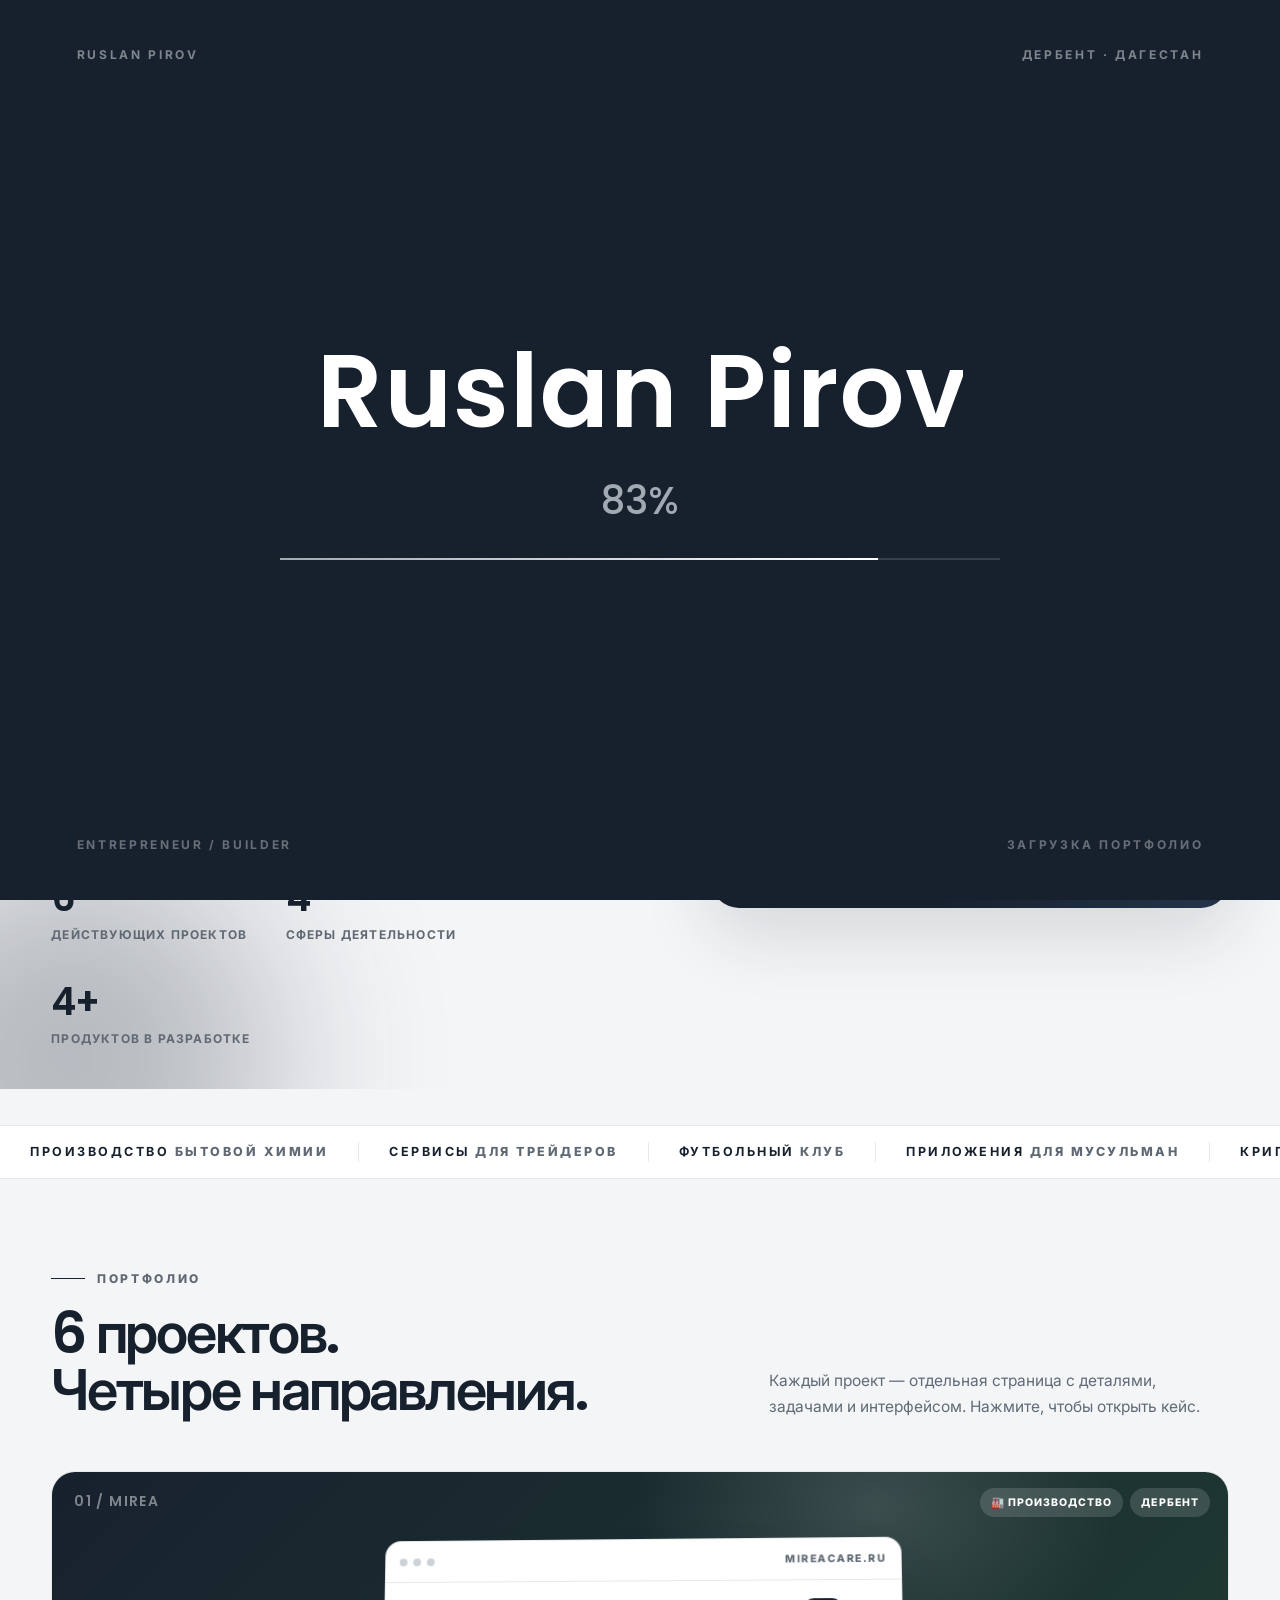
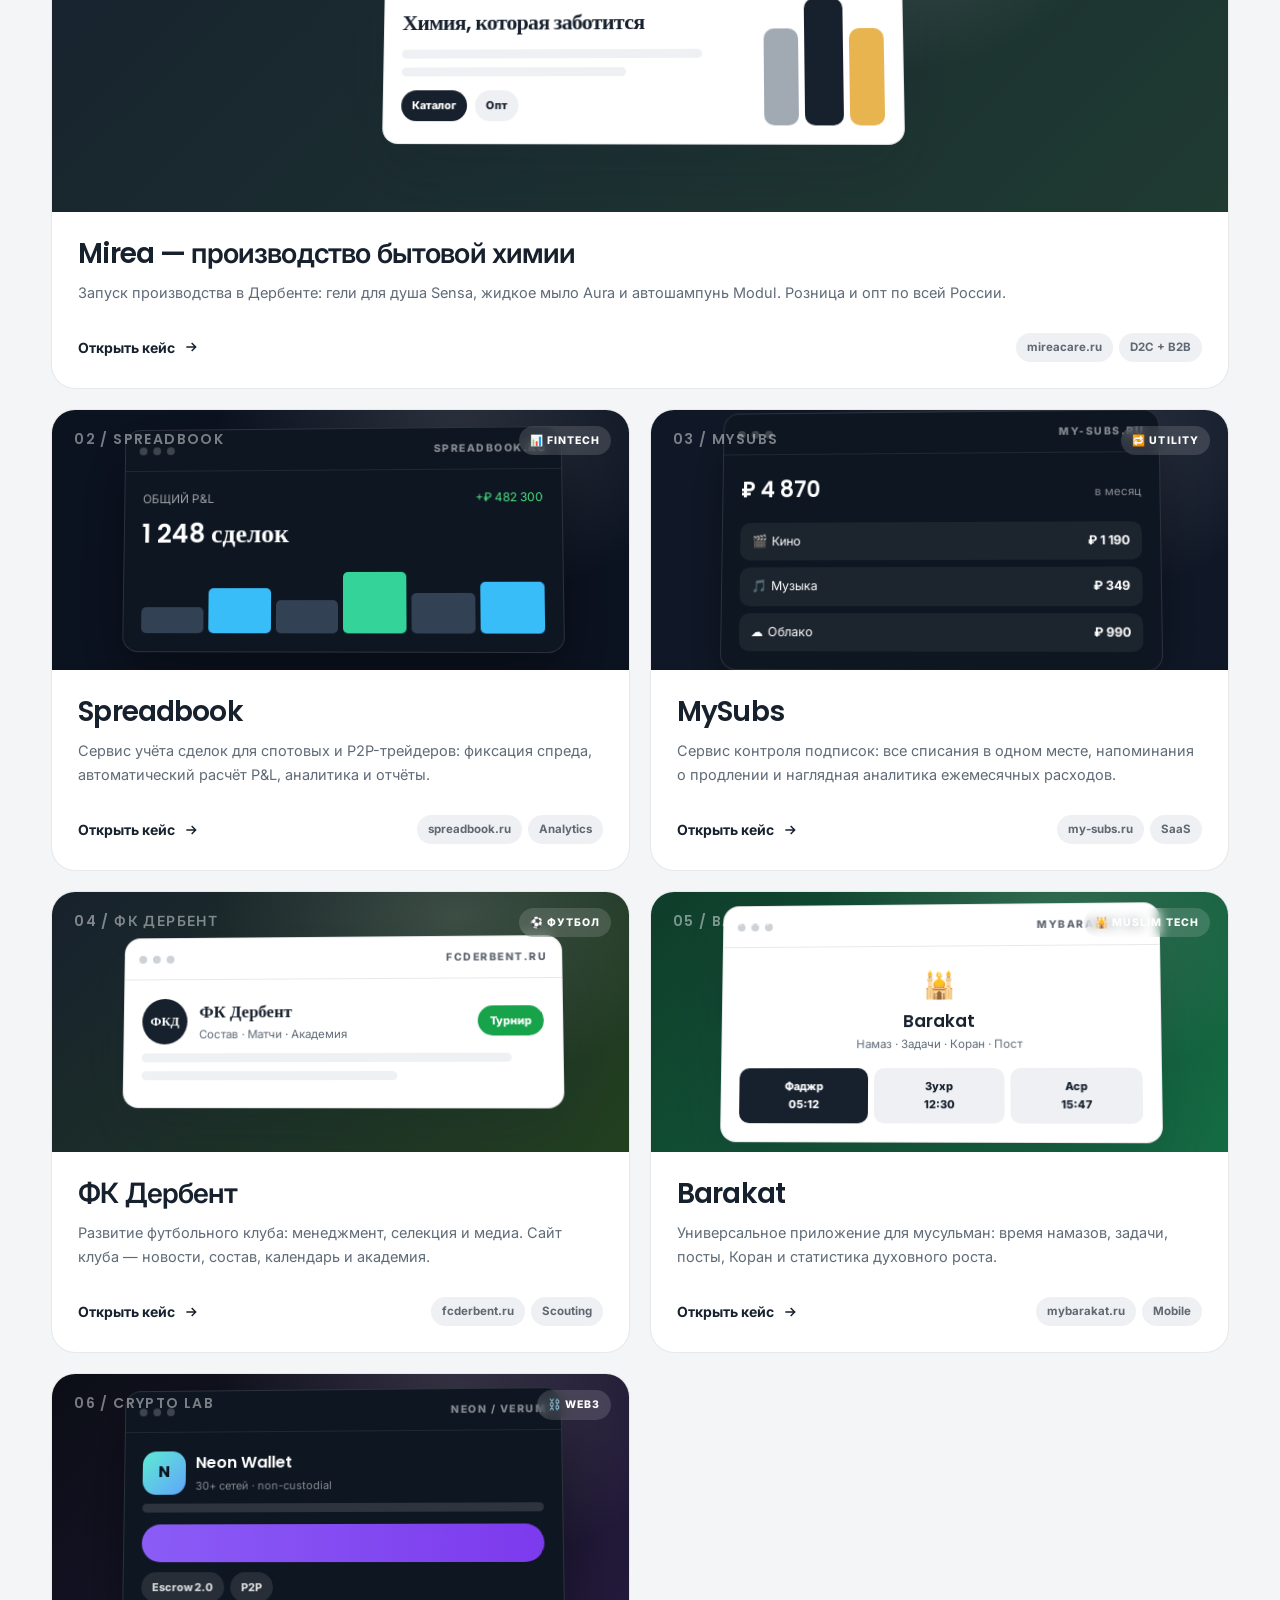
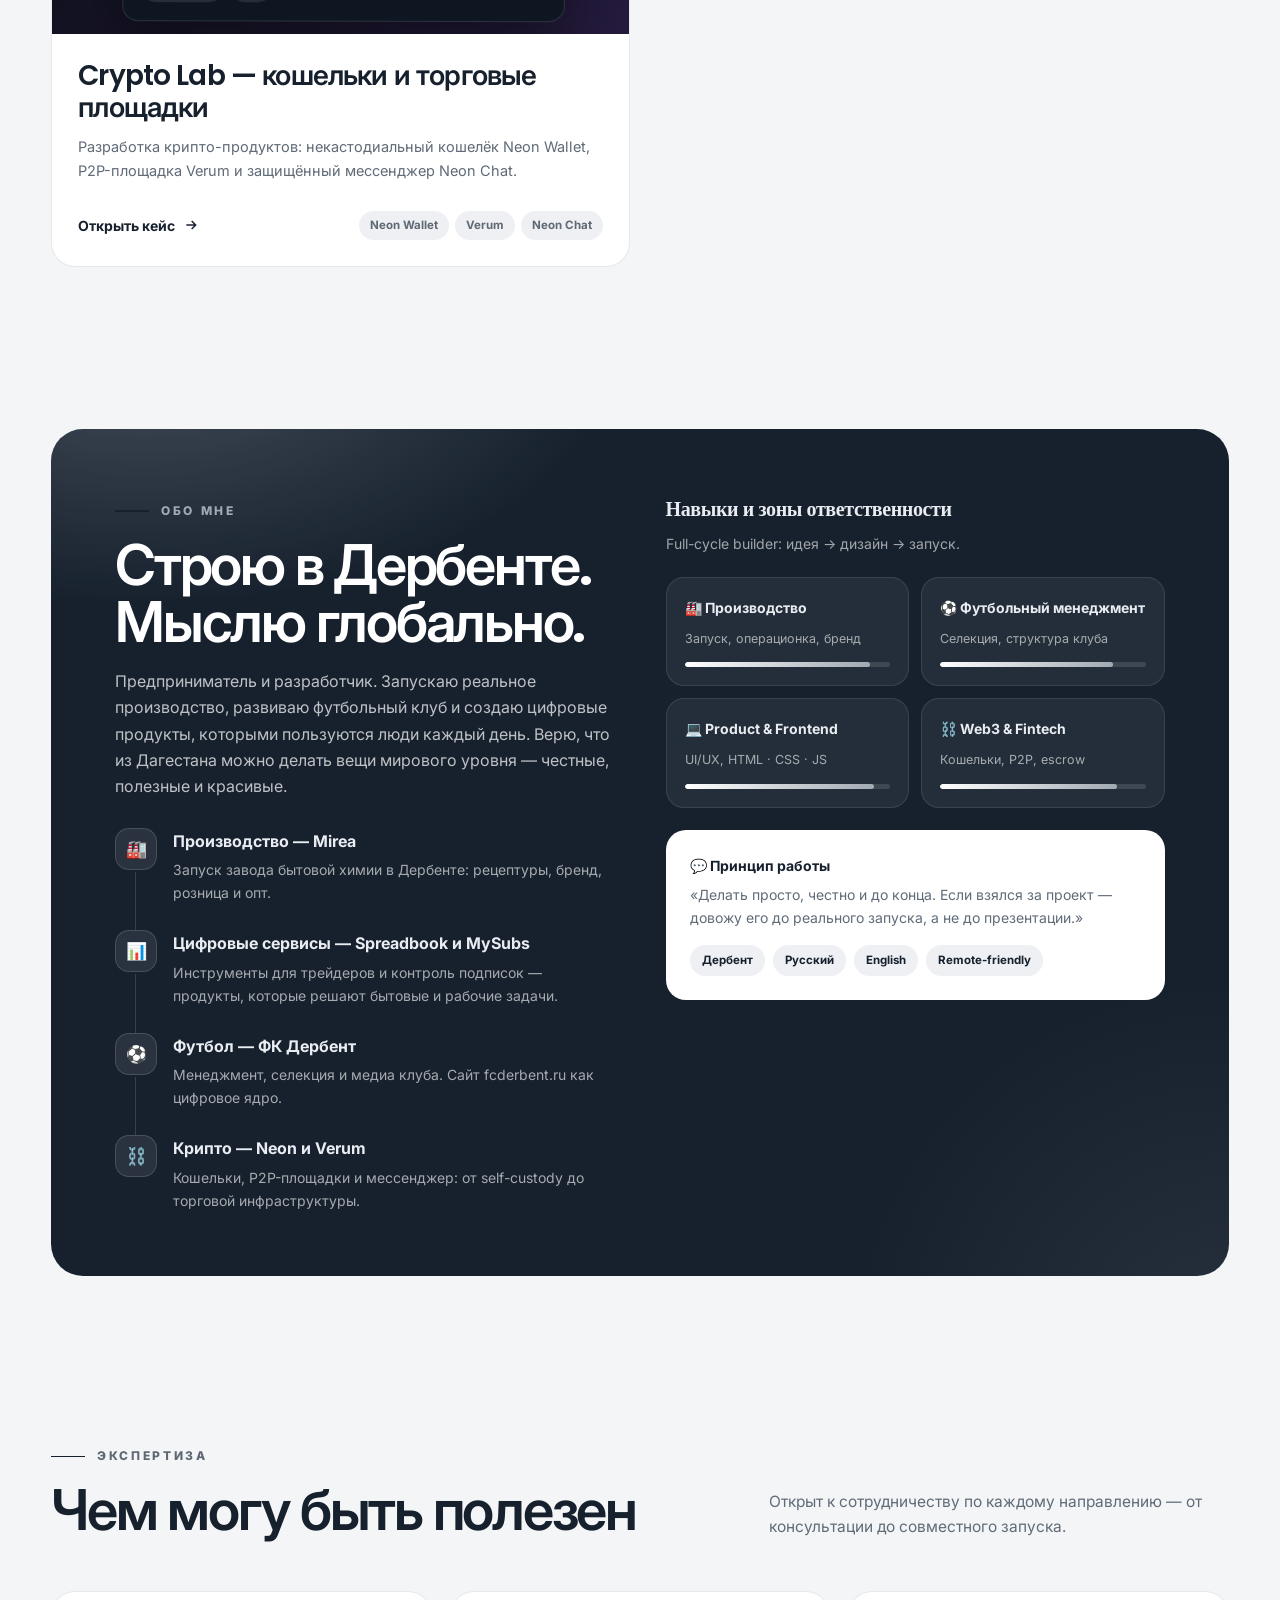
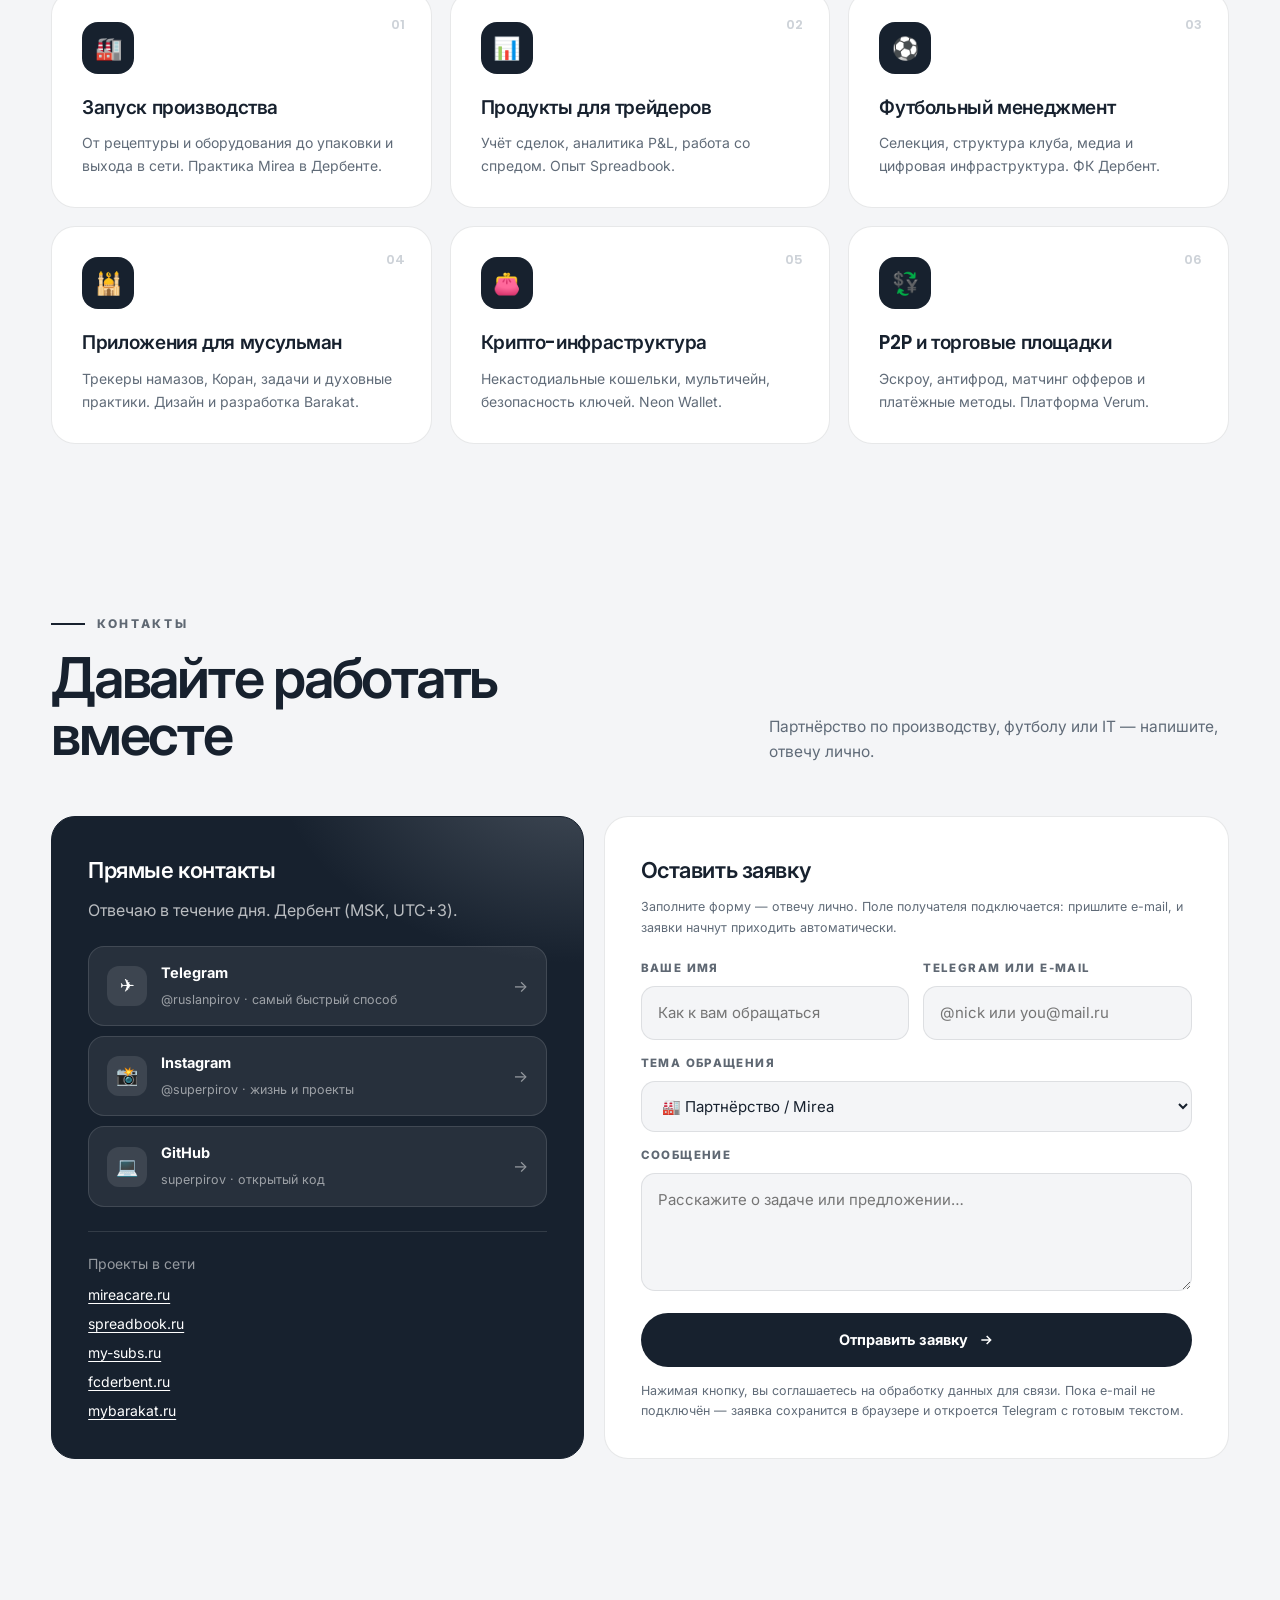
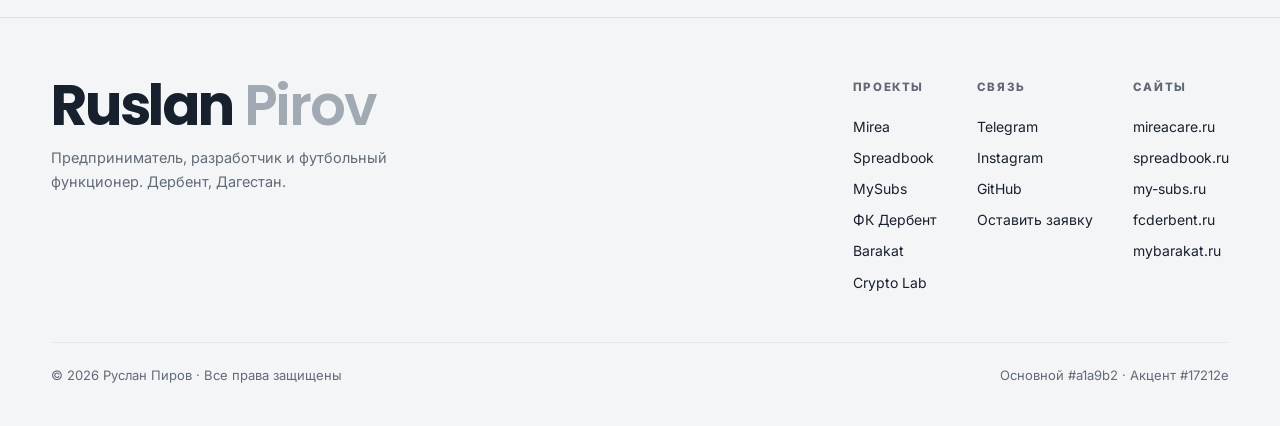
<file: index.html>
<!DOCTYPE html>
<html lang="ru">
<head>
<meta charset="UTF-8">
<meta name="viewport" content="width=device-width, initial-scale=1">
<title>Руслан Пиров — предприниматель и разработчик из Дербента</title>
<meta name="description" content="Руслан Пиров — производство бытовой химии Mirea, Spreadbook, MySubs, футбольный клуб Дербент, приложение Barakat и крипто-продукты.">
<meta property="og:title" content="Руслан Пиров — предприниматель и разработчик">
<meta property="og:description" content="Производство, футбол, IT и крипто-продукты. Дербент, Дагестан.">
<meta property="og:type" content="website">
<link rel="preconnect" href="https://fonts.googleapis.com">
<link rel="preconnect" href="https://fonts.gstatic.com" crossorigin>
<link href="https://fonts.googleapis.com/css2?family=Inter:wght@400;500;600;700;800&family=Poppins:wght@400;500;600;700;800&display=swap" rel="stylesheet">
<link rel="stylesheet" href="assets/css/style.css">
<link rel="icon" href="data:image/svg+xml,%3Csvg xmlns='http://www.w3.org/2000/svg' viewBox='0 0 100 100'%3E%3Crect width='100' height='100' rx='26' fill='%2317212e'/%3E%3Ctext x='50' y='70' font-size='56' text-anchor='middle' fill='white' font-family='Poppins,Arial' font-weight='600'%3ER%3C/text%3E%3C/svg%3E">
</head>
<body>

<!-- ============ LOADER ============ -->
<div id="loader">
  <div class="loader-top"><span>Ruslan Pirov</span><span>Дербент · Дагестан</span></div>
  <div class="loader-mid">
    <div class="loader-word" id="loaderWord"></div>
    <div class="loader-pct"><span id="loaderPct">0</span>%</div>
    <div class="loader-bar"><i id="loaderBar"></i></div>
  </div>
  <div class="loader-bottom"><span>Entrepreneur / Builder</span><span>Загрузка портфолио</span></div>
</div>

<div class="grain"></div>
<div class="cursor-glow"></div>
<div class="scroll-progress"></div>

<!-- ============ NAV ============ -->
<header class="nav">
  <div class="nav-inner">
    <a href="index.html" class="wordmark"><b>Ruslan</b> <i>Pirov</i></a>
    <nav class="nav-links">
      <a href="#projects" class="active">Проекты</a>
      <a href="#about">Обо мне</a>
      <a href="#expertise">Экспертиза</a>
      <a href="#contact">Контакты</a>
    </nav>
    <div style="display:flex;gap:12px;align-items:center">
      <a href="https://t.me/ruslanpirov" target="_blank" class="btn btn-dark btn-sm nav-cta">Написать в Telegram
        <svg width="15" height="15" viewBox="0 0 24 24" fill="none" stroke="currentColor" stroke-width="2.2"><path d="M5 12h14M13 6l6 6-6 6"/></svg>
      </a>
      <button class="burger" aria-label="Меню"><i></i><i></i></button>
    </div>
  </div>
</header>
<div class="mobile-menu">
  <a href="#projects">Проекты</a>
  <a href="#about">Обо мне</a>
  <a href="#expertise">Экспертиза</a>
  <a href="#contact">Контакты</a>
  <a href="https://t.me/ruslanpirov" target="_blank">Telegram →</a>
</div>

<!-- ============ HERO ============ -->
<main>
<section class="hero">
  <div class="hero-bg">
    <div class="orb" style="width:520px;height:520px;background:#a1a9b2;top:-160px;right:-120px"></div>
    <div class="orb" style="width:420px;height:420px;background:#17212e;bottom:-180px;left:-140px;opacity:.28"></div>
  </div>
  <div class="container">
    <div class="hero-grid">
      <div>
        <span class="chip"><span class="live"></span> Дербент · Дагестан · открыт к партнёрствам</span>
        <h1 class="h-display" style="margin-top:26px">Делаю<br>продукты,<br><em>которые</em> <span class="box">работают</span>.</h1>
        <p class="lead">Меня зовут <b>Руслан Пиров</b>. Запускаю производство бытовой химии <b>Mirea</b> в Дербенте, развиваю <b>футбольный клуб Дербент</b> и создаю цифровые сервисы — от сервиса учёта сделок <b>Spreadbook</b> до крипто-кошельков и торговых площадок.</p>
        <div class="hero-cta">
          <a href="#projects" class="btn btn-dark">Смотреть проекты
            <svg width="16" height="16" viewBox="0 0 24 24" fill="none" stroke="currentColor" stroke-width="2.2"><path d="M5 12h14M13 6l6 6-6 6"/></svg>
          </a>
          <a href="#contact" class="btn btn-light">Оставить заявку</a>
        </div>
        <div class="hero-stats">
          <div><div class="stat-num"><span data-count="6">0</span></div><div class="stat-lbl">действующих проектов</div></div>
          <div><div class="stat-num"><span data-count="4">0</span></div><div class="stat-lbl">сферы деятельности</div></div>
          <div><div class="stat-num"><span data-count="5" data-suffix="+">0</span></div><div class="stat-lbl">продуктов в разработке</div></div>
        </div>
      </div>

      <div class="console reveal visible">
        <div class="console-head">
          <span class="dots"><i></i><i></i><i></i></span> ruslanpirov · portfolio
        </div>
        <div class="proj-list">
          <a href="projects/mirea.html" class="proj-row"><span class="proj-ico">🧴</span><span><b>Mirea</b><small>Бытовая химия · Дербент</small></span><span class="st on">Запуск</span></a>
          <a href="projects/spreadbook.html" class="proj-row"><span class="proj-ico">📊</span><span><b>Spreadbook</b><small>Учёт сделок · Spot & P2P</small></span><span class="st on">Live</span></a>
          <a href="projects/mysubs.html" class="proj-row"><span class="proj-ico">🔁</span><span><b>MySubs</b><small>Контроль подписок</small></span><span class="st on">Live</span></a>
          <a href="projects/fc-derbent.html" class="proj-row"><span class="proj-ico">⚽</span><span><b>ФК Дербент</b><small>Футбол · селекция</small></span><span class="st on">Live</span></a>
          <a href="projects/barakat.html" class="proj-row"><span class="proj-ico">🕌</span><span><b>Barakat</b><small>Приложение для мусульман</small></span><span class="st on">Live</span></a>
          <a href="projects/crypto.html" class="proj-row"><span class="proj-ico">⛓️</span><span><b>Crypto Lab</b><small>Кошельки · торговые площадки</small></span><span class="st beta">В разработке</span></a>
        </div>
        <div class="console-foot"><span>📍 Дербент, Дагестан</span><span>t.me/ruslanpirov</span></div>
      </div>
    </div>
  </div>
</section>

<div class="marquee">
  <div class="marquee-track">
    <span><b>Производство</b> бытовой химии</span><span><b>Сервисы</b> для трейдеров</span><span><b>Футбольный</b> клуб</span><span><b>Приложения</b> для мусульман</span><span><b>Крипто-</b>инфраструктура</span><span><b>Дербент</b> → мир</span>
    <span><b>Производство</b> бытовой химии</span><span><b>Сервисы</b> для трейдеров</span><span><b>Футбольный</b> клуб</span><span><b>Приложения</b> для мусульман</span><span><b>Крипто-</b>инфраструктура</span><span><b>Дербент</b> → мир</span>
  </div>
</div>

<!-- ============ PROJECTS ============ -->
<section class="section" id="projects">
  <div class="container">
    <div class="sec-head reveal">
      <div>
        <span class="sec-tag">Портфолио</span>
        <h2 class="sec-title">6 проектов.<br>Четыре направления.</h2>
      </div>
      <p class="sec-desc">Каждый проект — отдельная страница с деталями, задачами и интерфейсом. Нажмите, чтобы открыть кейс.</p>
    </div>

    <div class="projects">

      <!-- 01 MIREA -->
      <a href="projects/mirea.html" class="pcard flagship reveal">
        <div class="pcard-media" style="background:linear-gradient(135deg,#17212e,#1f3b32)">
          <span class="pcard-num">01 / MIREA</span>
          <div class="pcard-tags"><span>🏭 Производство</span><span>Дербент</span></div>
          <div class="mock light" style="max-width:520px">
            <div class="mock-bar"><i></i><i></i><i></i><em>MIREACARE.RU</em></div>
            <div class="mock-body">
              <div style="display:flex;gap:20px;align-items:center">
                <div style="flex:1">
                  <div style="font-family:Poppins;font-weight:600;font-size:22px;letter-spacing:-.03em;color:#17212e">Химия, которая заботится</div>
                  <div class="mline" style="width:88%"></div>
                  <div class="mline" style="width:66%"></div>
                  <div style="display:flex;gap:8px;margin-top:14px"><span class="mchip" style="background:#17212e;color:#fff;border-radius:999px">Каталог</span><span class="mchip" style="background:#eef0f3;color:#17212e">Опт</span></div>
                </div>
                <div style="display:flex;gap:6px;align-items:flex-end">
                  <div style="width:34px;height:96px;border-radius:10px;background:#a1a9b2"></div>
                  <div style="width:38px;height:126px;border-radius:10px;background:#17212e"></div>
                  <div style="width:34px;height:96px;border-radius:10px;background:#e8b44f"></div>
                </div>
              </div>
            </div>
          </div>
        </div>
        <div class="pcard-body">
          <h3>Mirea — производство бытовой химии</h3>
          <p>Запуск производства в Дербенте: гели для душа Sensa, жидкое мыло Aura и автошампунь Modul. Розница и опт по всей России.</p>
          <div class="pcard-foot">
            <span class="arrow-link">Открыть кейс <svg width="16" height="16" viewBox="0 0 24 24" fill="none" stroke="currentColor" stroke-width="2.2"><path d="M5 12h14M13 6l6 6-6 6"/></svg></span>
            <span class="mini-stack"><span>mireacare.ru</span><span>D2C + B2B</span></span>
          </div>
        </div>
      </a>

      <!-- 02 SPREADBOOK -->
      <a href="projects/spreadbook.html" class="pcard reveal">
        <div class="pcard-media" style="background:#0b1220">
          <span class="pcard-num">02 / SPREADBOOK</span>
          <div class="pcard-tags"><span>📊 Fintech</span></div>
          <div class="mock">
            <div class="mock-bar"><i></i><i></i><i></i><em>SPREADBOOK.RU</em></div>
            <div class="mock-body">
              <div style="display:flex;justify-content:space-between;font-size:12px;color:rgba(255,255,255,.6)"><span>ОБЩИЙ P&amp;L</span><span style="color:#4ade80">+₽ 482 300</span></div>
              <div style="font-family:Poppins;font-weight:600;font-size:26px;color:#fff;margin-top:4px">1 248 сделок</div>
              <div style="display:flex;gap:5px;align-items:flex-end;height:64px;margin-top:14px">
                <div style="flex:1;height:40%;background:#334155;border-radius:5px"></div>
                <div style="flex:1;height:70%;background:#38bdf8;border-radius:5px"></div>
                <div style="flex:1;height:52%;background:#334155;border-radius:5px"></div>
                <div style="flex:1;height:96%;background:#34d399;border-radius:5px"></div>
                <div style="flex:1;height:62%;background:#334155;border-radius:5px"></div>
                <div style="flex:1;height:80%;background:#38bdf8;border-radius:5px"></div>
              </div>
            </div>
          </div>
        </div>
        <div class="pcard-body">
          <h3>Spreadbook</h3>
          <p>Сервис учёта сделок для спотовых и P2P-трейдеров: фиксация спреда, автоматический расчёт P&amp;L, аналитика и отчёты.</p>
          <div class="pcard-foot">
            <span class="arrow-link">Открыть кейс <svg width="16" height="16" viewBox="0 0 24 24" fill="none" stroke="currentColor" stroke-width="2.2"><path d="M5 12h14M13 6l6 6-6 6"/></svg></span>
            <span class="mini-stack"><span>spreadbook.ru</span><span>Analytics</span></span>
          </div>
        </div>
      </a>

      <!-- 03 MYSUBS -->
      <a href="projects/mysubs.html" class="pcard reveal">
        <div class="pcard-media" style="background:#101828">
          <span class="pcard-num">03 / MYSUBS</span>
          <div class="pcard-tags"><span>🔁 Utility</span></div>
          <div class="mock">
            <div class="mock-bar"><i></i><i></i><i></i><em>MY-SUBS.RU</em></div>
            <div class="mock-body">
              <div style="display:flex;justify-content:space-between;align-items:baseline">
                <span style="font-family:Poppins;font-weight:600;font-size:22px;color:#fff">₽ 4 870</span>
                <span style="font-size:11.5px;color:rgba(255,255,255,.5)">в месяц</span>
              </div>
              <div style="display:grid;gap:7px;margin-top:14px">
                <div style="display:flex;justify-content:space-between;background:rgba(255,255,255,.06);padding:9px 12px;border-radius:10px;font-size:12.5px;color:#fff"><span>🎬 Кино</span><b>₽ 1 190</b></div>
                <div style="display:flex;justify-content:space-between;background:rgba(255,255,255,.06);padding:9px 12px;border-radius:10px;font-size:12.5px;color:#fff"><span>🎵 Музыка</span><b>₽ 349</b></div>
                <div style="display:flex;justify-content:space-between;background:rgba(255,255,255,.06);padding:9px 12px;border-radius:10px;font-size:12.5px;color:#fff"><span>☁️ Облако</span><b>₽ 990</b></div>
              </div>
            </div>
          </div>
        </div>
        <div class="pcard-body">
          <h3>MySubs</h3>
          <p>Сервис контроля подписок: все списания в одном месте, напоминания о продлении и наглядная аналитика ежемесячных расходов.</p>
          <div class="pcard-foot">
            <span class="arrow-link">Открыть кейс <svg width="16" height="16" viewBox="0 0 24 24" fill="none" stroke="currentColor" stroke-width="2.2"><path d="M5 12h14M13 6l6 6-6 6"/></svg></span>
            <span class="mini-stack"><span>my-subs.ru</span><span>SaaS</span></span>
          </div>
        </div>
      </a>

      <!-- 04 FC DERBENT -->
      <a href="projects/fc-derbent.html" class="pcard reveal">
        <div class="pcard-media" style="background:linear-gradient(135deg,#17212e,#22401f)">
          <span class="pcard-num">04 / ФК ДЕРБЕНТ</span>
          <div class="pcard-tags"><span>⚽ Футбол</span></div>
          <div class="mock light">
            <div class="mock-bar"><i></i><i></i><i></i><em>FCDERBENT.RU</em></div>
            <div class="mock-body">
              <div style="display:flex;gap:12px;align-items:center">
                <div style="width:46px;height:46px;border-radius:50%;background:#17212e;color:#fff;display:grid;place-items:center;font-family:Poppins;font-weight:600;font-size:13px">ФКД</div>
                <div><div style="font-family:Poppins;font-weight:600;font-size:17px;color:#17212e">ФК Дербент</div><div style="font-size:11.5px;color:#606b78">Состав · Матчи · Академия</div></div>
                <span style="margin-left:auto;background:#16a34a;color:#fff;font-size:11px;font-weight:800;padding:6px 12px;border-radius:999px">Турнир</span>
              </div>
              <div class="mline" style="width:92%"></div>
              <div class="mline" style="width:64%"></div>
            </div>
          </div>
        </div>
        <div class="pcard-body">
          <h3>ФК Дербент</h3>
          <p>Развитие футбольного клуба: менеджмент, селекция и медиа. Сайт клуба — новости, состав, календарь и академия.</p>
          <div class="pcard-foot">
            <span class="arrow-link">Открыть кейс <svg width="16" height="16" viewBox="0 0 24 24" fill="none" stroke="currentColor" stroke-width="2.2"><path d="M5 12h14M13 6l6 6-6 6"/></svg></span>
            <span class="mini-stack"><span>fcderbent.ru</span><span>Scouting</span></span>
          </div>
        </div>
      </a>

      <!-- 05 BARAKAT -->
      <a href="projects/barakat.html" class="pcard reveal">
        <div class="pcard-media" style="background:linear-gradient(135deg,#0f3d2a,#146c43)">
          <span class="pcard-num">05 / BARAKAT</span>
          <div class="pcard-tags"><span>🕌 Muslim Tech</span></div>
          <div class="mock light">
            <div class="mock-bar"><i></i><i></i><i></i><em>MYBARAKAT.RU</em></div>
            <div class="mock-body" style="text-align:center">
              <div style="font-size:26px">🕌</div>
              <div style="font-family:Poppins;font-weight:600;font-size:17px;color:#17212e">Barakat</div>
              <div style="font-size:11.5px;color:#606b78">Намаз · Задачи · Коран · Пост</div>
              <div style="display:flex;gap:6px;margin-top:14px">
                <div style="flex:1;background:#17212e;color:#fff;border-radius:10px;padding:9px;font-size:11px;font-weight:800">Фаджр<br>05:12</div>
                <div style="flex:1;background:#eef0f3;border-radius:10px;padding:9px;font-size:11px;font-weight:800;color:#17212e">Зухр<br>12:30</div>
                <div style="flex:1;background:#eef0f3;border-radius:10px;padding:9px;font-size:11px;font-weight:800;color:#17212e">Аср<br>15:47</div>
              </div>
            </div>
          </div>
        </div>
        <div class="pcard-body">
          <h3>Barakat</h3>
          <p>Универсальное приложение для мусульман: время намазов, задачи, посты, Коран и статистика духовного роста.</p>
          <div class="pcard-foot">
            <span class="arrow-link">Открыть кейс <svg width="16" height="16" viewBox="0 0 24 24" fill="none" stroke="currentColor" stroke-width="2.2"><path d="M5 12h14M13 6l6 6-6 6"/></svg></span>
            <span class="mini-stack"><span>mybarakat.ru</span><span>Mobile</span></span>
          </div>
        </div>
      </a>

      <!-- 06 CRYPTO -->
      <a href="projects/crypto.html" class="pcard reveal">
        <div class="pcard-media" style="background:linear-gradient(135deg,#0b0e16,#241a3d)">
          <span class="pcard-num">06 / CRYPTO LAB</span>
          <div class="pcard-tags"><span>⛓️ Web3</span></div>
          <div class="mock">
            <div class="mock-bar"><i></i><i></i><i></i><em>NEON / VERUM</em></div>
            <div class="mock-body">
              <div style="display:flex;gap:10px;align-items:center">
                <div style="width:44px;height:44px;border-radius:14px;background:linear-gradient(135deg,#5eead4,#60a5fa);display:grid;place-items:center;font-family:Poppins;font-weight:700;color:#0b1320">N</div>
                <div><div style="font-family:Poppins;font-weight:600;font-size:16px;color:#fff">Neon Wallet</div><div style="font-size:11px;color:rgba(255,255,255,.5)">30+ сетей · non-custodial</div></div>
              </div>
              <div class="mline"></div>
              <div class="mbtn violet" style="margin-top:12px"></div>
              <div style="display:flex;gap:6px;margin-top:10px"><span class="mchip">Escrow 2.0</span><span class="mchip">P2P</span></div>
            </div>
          </div>
        </div>
        <div class="pcard-body">
          <h3>Crypto Lab — кошельки и торговые площадки</h3>
          <p>Разработка крипто-продуктов: некастодиальный кошелёк Neon Wallet, P2P-площадка Verum и защищённый мессенджер Neon Chat.</p>
          <div class="pcard-foot">
            <span class="arrow-link">Открыть кейс <svg width="16" height="16" viewBox="0 0 24 24" fill="none" stroke="currentColor" stroke-width="2.2"><path d="M5 12h14M13 6l6 6-6 6"/></svg></span>
            <span class="mini-stack"><span>Neon Wallet</span><span>Verum</span><span>Neon Chat</span></span>
          </div>
        </div>
      </a>

    </div>
  </div>
</section>

<!-- ============ ABOUT ============ -->
<section class="section" id="about">
  <div class="container">
    <div class="about reveal">
      <div class="about-grid">
        <div>
          <span class="sec-tag" style="color:#a1a9b2">Обо мне</span>
          <h2 class="sec-title">Строю в Дербенте.<br>Мыслю глобально.</h2>
          <p class="body">Предприниматель и разработчик. Запускаю реальное производство, развиваю футбольный клуб и создаю цифровые продукты, которыми пользуются люди каждый день. Верю, что из Дагестана можно делать вещи мирового уровня — честные, полезные и красивые.</p>
          <div class="timeline">
            <div class="titem"><div class="tdot">🏭</div><div><h4>Производство — Mirea</h4><p>Запуск завода бытовой химии в Дербенте: рецептуры, бренд, розница и опт.</p></div></div>
            <div class="titem"><div class="tdot">📊</div><div><h4>Цифровые сервисы — Spreadbook и MySubs</h4><p>Инструменты для трейдеров и контроль подписок — продукты, которые решают бытовые и рабочие задачи.</p></div></div>
            <div class="titem"><div class="tdot">⚽</div><div><h4>Футбол — ФК Дербент</h4><p>Менеджмент, селекция и медиа клуба. Сайт fcderbent.ru как цифровое ядро.</p></div></div>
            <div class="titem"><div class="tdot">⛓️</div><div><h4>Крипто — Neon и Verum</h4><p>Кошельки, P2P-площадки и мессенджер: от self-custody до торговой инфраструктуры.</p></div></div>
          </div>
        </div>
        <div>
          <h3 style="font-family:Poppins;font-weight:600;font-size:20px;letter-spacing:-.02em">Навыки и зоны ответственности</h3>
          <p style="color:rgba(255,255,255,.6);font-size:14px;margin-top:6px">Full-cycle builder: идея → дизайн → запуск.</p>
          <div class="skills">
            <div class="skill"><b>🏭 Производство</b><span>Запуск, операционка, бренд</span><div class="bar"><i data-w="90%"></i></div></div>
            <div class="skill"><b>⚽ Футбольный менеджмент</b><span>Селекция, структура клуба</span><div class="bar"><i data-w="84%"></i></div></div>
            <div class="skill"><b>💻 Product &amp; Frontend</b><span>UI/UX, HTML · CSS · JS</span><div class="bar"><i data-w="92%"></i></div></div>
            <div class="skill"><b>⛓️ Web3 &amp; Fintech</b><span>Кошельки, P2P, escrow</span><div class="bar"><i data-w="86%"></i></div></div>
          </div>
          <div class="quote">
            <b>💬 Принцип работы</b>
            <p>«Делать просто, честно и до конца. Если взялся за проект — довожу его до реального запуска, а не до презентации.»</p>
            <div class="tags"><span>Дербент</span><span>Русский</span><span>English</span><span>Remote-friendly</span></div>
          </div>
        </div>
      </div>
    </div>
  </div>
</section>

<!-- ============ EXPERTISE ============ -->
<section class="section" id="expertise">
  <div class="container">
    <div class="sec-head reveal">
      <div><span class="sec-tag">Экспертиза</span><h2 class="sec-title">Чем могу быть полезен</h2></div>
      <p class="sec-desc">Открыт к сотрудничеству по каждому направлению — от консультации до совместного запуска.</p>
    </div>
    <div class="svc-grid">
      <div class="svc reveal"><span class="idx">01</span><div class="svc-ico">🏭</div><h3>Запуск производства</h3><p>От рецептуры и оборудования до упаковки и выхода в сети. Практика Mirea в Дербенте.</p></div>
      <div class="svc reveal"><span class="idx">02</span><div class="svc-ico">📊</div><h3>Продукты для трейдеров</h3><p>Учёт сделок, аналитика P&amp;L, работа со спредом. Опыт Spreadbook.</p></div>
      <div class="svc reveal"><span class="idx">03</span><div class="svc-ico">⚽</div><h3>Футбольный менеджмент</h3><p>Селекция, структура клуба, медиа и цифровая инфраструктура. ФК Дербент.</p></div>
      <div class="svc reveal"><span class="idx">04</span><div class="svc-ico">🕌</div><h3>Приложения для мусульман</h3><p>Трекеры намазов, Коран, задачи и духовные практики. Дизайн и разработка Barakat.</p></div>
      <div class="svc reveal"><span class="idx">05</span><div class="svc-ico">👛</div><h3>Крипто-инфраструктура</h3><p>Некастодиальные кошельки, мультичейн, безопасность ключей. Neon Wallet.</p></div>
      <div class="svc reveal"><span class="idx">06</span><div class="svc-ico">💱</div><h3>P2P и торговые площадки</h3><p>Эскроу, антифрод, матчинг офферов и платёжные методы. Платформа Verum.</p></div>
    </div>
  </div>
</section>

<!-- ============ CONTACT ============ -->
<section class="section" id="contact">
  <div class="container">
    <div class="sec-head reveal">
      <div><span class="sec-tag">Контакты</span><h2 class="sec-title">Давайте работать<br>вместе</h2></div>
      <p class="sec-desc">Партнёрство по производству, футболу или IT — напишите, отвечу лично.</p>
    </div>
    <div class="contact-grid">
      <div class="ccard dark reveal">
        <h3>Прямые контакты</h3>
        <p style="margin-top:8px">Отвечаю в течение дня. Дербент (MSK, UTC+3).</p>
        <div class="socials">
          <a href="https://t.me/ruslanpirov" target="_blank" class="slink"><span class="si">✈️</span><span><b>Telegram</b><small>@ruslanpirov · самый быстрый способ</small></span><span class="go">→</span></a>
          <a href="https://www.instagram.com/superpirov/" target="_blank" class="slink"><span class="si">📸</span><span><b>Instagram</b><small>@superpirov · жизнь и проекты</small></span><span class="go">→</span></a>
          <a href="https://github.com/superpirov" target="_blank" class="slink"><span class="si">💻</span><span><b>GitHub</b><small>superpirov · открытый код</small></span><span class="go">→</span></a>
        </div>
        <div style="margin-top:24px;padding-top:20px;border-top:1px solid rgba(255,255,255,.12);font-size:14px">
          <div style="color:rgba(255,255,255,.55);margin-bottom:8px">Проекты в сети</div>
          <div style="display:grid;gap:6px">
            <a href="https://mireacare.ru" style="text-decoration:underline;text-underline-offset:3px">mireacare.ru</a>
            <a href="https://spreadbook.ru" style="text-decoration:underline;text-underline-offset:3px">spreadbook.ru</a>
            <a href="https://my-subs.ru" style="text-decoration:underline;text-underline-offset:3px">my-subs.ru</a>
            <a href="https://fcderbent.ru" style="text-decoration:underline;text-underline-offset:3px">fcderbent.ru</a>
            <a href="https://mybarakat.ru" style="text-decoration:underline;text-underline-offset:3px">mybarakat.ru</a>
          </div>
        </div>
      </div>

      <div class="ccard reveal">
        <h3>Оставить заявку</h3>
        <p class="fnote" style="margin-top:8px">Заполните форму — отвечу лично. Поле получателя подключается: пришлите e-mail, и заявки начнут приходить автоматически.</p>
        <form id="lead-form" class="form-grid" novalidate>
          <div class="frow">
            <div class="field"><label for="f-name">Ваше имя</label><input id="f-name" name="name" type="text" placeholder="Как к вам обращаться" required></div>
            <div class="field"><label for="f-contact">Telegram или e-mail</label><input id="f-contact" name="contact" type="text" placeholder="@nick или you@mail.ru" required></div>
          </div>
          <div class="field"><label for="f-topic">Тема обращения</label>
            <select id="f-topic" name="topic">
              <option>🏭 Партнёрство / Mirea</option>
              <option>📊 Spreadbook / трейдинг</option>
              <option>🔁 MySubs</option>
              <option>⚽ Футбол / ФК Дербент</option>
              <option>🕌 Barakat</option>
              <option>⛓️ Крипто-продукты</option>
              <option>💬 Другое</option>
            </select>
          </div>
          <div class="field"><label for="f-msg">Сообщение</label><textarea id="f-msg" name="message" placeholder="Расскажите о задаче или предложении…" required></textarea></div>
          <div id="form-status" class="form-status"></div>
          <button type="submit" id="form-submit" class="btn btn-dark" style="width:100%">Отправить заявку
            <svg width="16" height="16" viewBox="0 0 24 24" fill="none" stroke="currentColor" stroke-width="2.2"><path d="M5 12h14M13 6l6 6-6 6"/></svg>
          </button>
          <span class="fnote">Нажимая кнопку, вы соглашаетесь на обработку данных для связи. Пока e-mail не подключён — заявка сохранится в браузере и откроется Telegram с готовым текстом.</span>
        </form>
      </div>
    </div>
  </div>
</section>
</main>

<!-- ============ FOOTER ============ -->
<footer class="footer">
  <div class="container">
    <div class="foot-top">
      <div>
        <div class="foot-word"><b>Ruslan</b> <i>Pirov</i></div>
        <p style="color:var(--muted);font-size:14.5px;margin-top:12px;max-width:38ch">Предприниматель, разработчик и футбольный функционер. Дербент, Дагестан.</p>
      </div>
      <div class="foot-links">
        <div class="foot-col"><b>Проекты</b>
          <a href="projects/mirea.html">Mirea</a>
          <a href="projects/spreadbook.html">Spreadbook</a>
          <a href="projects/mysubs.html">MySubs</a>
          <a href="projects/fc-derbent.html">ФК Дербент</a>
          <a href="projects/barakat.html">Barakat</a>
          <a href="projects/crypto.html">Crypto Lab</a>
        </div>
        <div class="foot-col"><b>Связь</b>
          <a href="https://t.me/ruslanpirov" target="_blank">Telegram</a>
          <a href="https://www.instagram.com/superpirov/" target="_blank">Instagram</a>
          <a href="https://github.com/superpirov" target="_blank">GitHub</a>
          <a href="#contact">Оставить заявку</a>
        </div>
        <div class="foot-col"><b>Сайты</b>
          <a href="https://mireacare.ru" target="_blank">mireacare.ru</a>
          <a href="https://spreadbook.ru" target="_blank">spreadbook.ru</a>
          <a href="https://my-subs.ru" target="_blank">my-subs.ru</a>
          <a href="https://fcderbent.ru" target="_blank">fcderbent.ru</a>
          <a href="https://mybarakat.ru" target="_blank">mybarakat.ru</a>
        </div>
      </div>
    </div>
    <div class="foot-bottom">
      <span>© <span data-year></span> Руслан Пиров · Все права защищены</span>
      <span>Основной #a1a9b2 · Акцент #17212e</span>
    </div>
  </div>
</footer>

<script src="assets/js/main.js"></script>
</body>
</html>
</file>
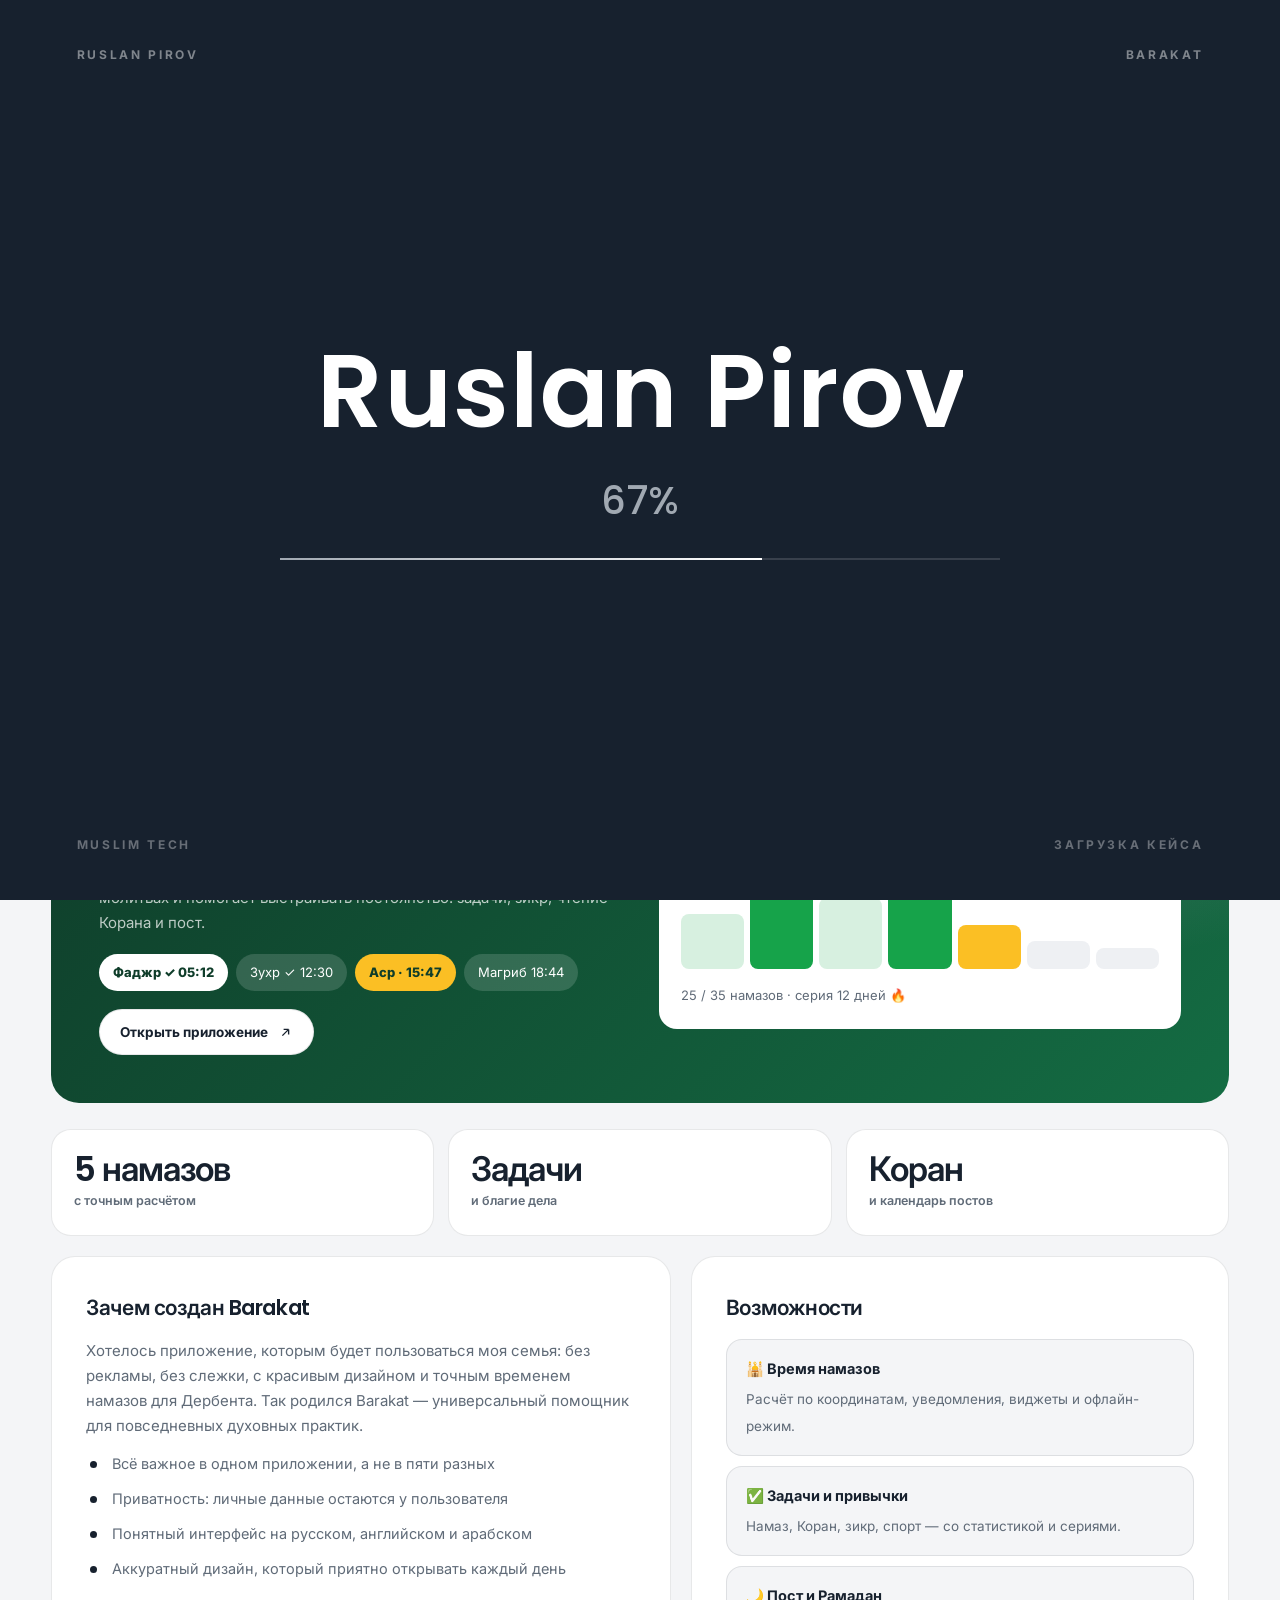
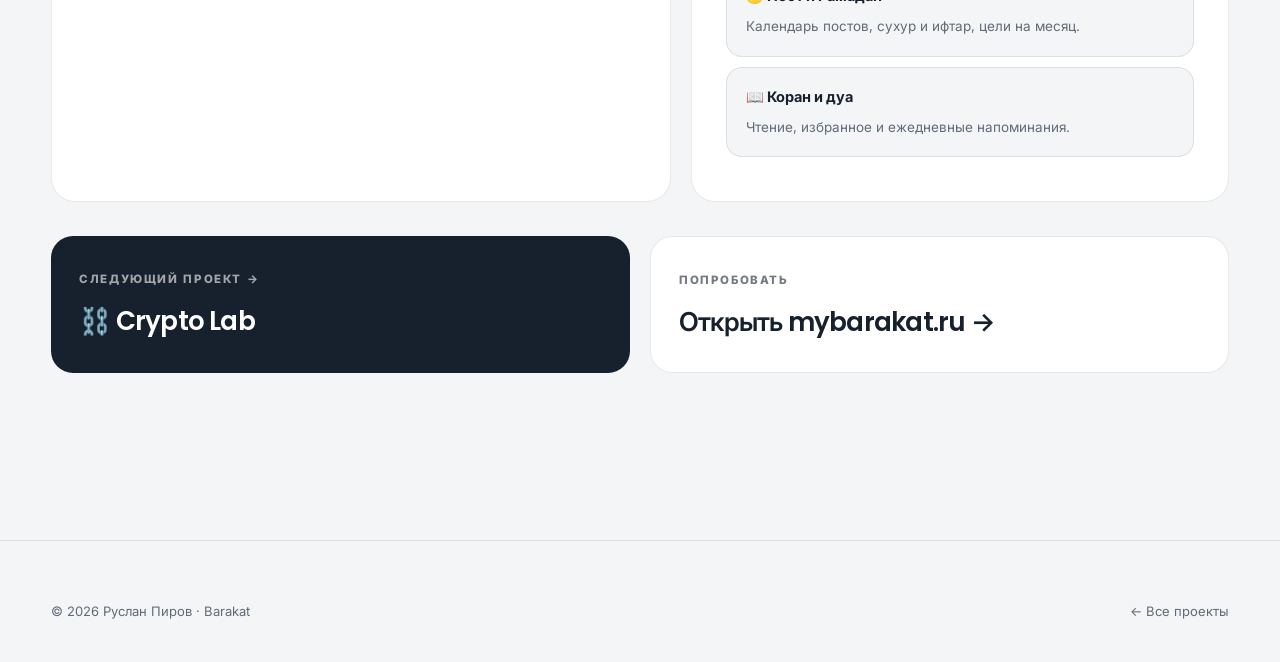
<file: projects/barakat.html>
<!DOCTYPE html>
<html lang="ru">
<head>
<meta charset="UTF-8">
<meta name="viewport" content="width=device-width, initial-scale=1">
<title>Barakat — приложение для мусульман · Руслан Пиров</title>
<meta name="description" content="Barakat — универсальное приложение для мусульман: время намазов, задачи, посты, Коран и статистика духовного роста.">
<link rel="preconnect" href="https://fonts.googleapis.com">
<link rel="preconnect" href="https://fonts.gstatic.com" crossorigin>
<link href="https://fonts.googleapis.com/css2?family=Inter:wght@400;500;600;700;800&family=Poppins:wght@400;500;600;700&display=swap" rel="stylesheet">
<link rel="stylesheet" href="../assets/css/style.css">
<link rel="icon" href="data:image/svg+xml,%3Csvg xmlns='http://www.w3.org/2000/svg' viewBox='0 0 100 100'%3E%3Crect width='100' height='100' rx='26' fill='%2317212e'/%3E%3Ctext x='50' y='70' font-size='56' text-anchor='middle' fill='white' font-family='Poppins,Arial' font-weight='600'%3ER%3C/text%3E%3C/svg%3E">
</head>
<body>
<div id="loader"><div class="loader-top"><span>Ruslan Pirov</span><span>Barakat</span></div><div class="loader-mid"><div class="loader-word" id="loaderWord"></div><div class="loader-pct"><span id="loaderPct">0</span>%</div><div class="loader-bar"><i id="loaderBar"></i></div></div><div class="loader-bottom"><span>Muslim Tech</span><span>Загрузка кейса</span></div></div>
<div class="grain"></div><div class="cursor-glow"></div><div class="scroll-progress"></div>

<header class="nav"><div class="nav-inner">
  <a href="../index.html" class="wordmark"><b>Ruslan</b> <i>Pirov</i></a>
  <nav class="nav-links"><a href="../index.html#projects">Все проекты</a><a href="#about">О проекте</a><a href="#features">Возможности</a><a href="#contact">Контакты</a></nav>
  <a href="https://mybarakat.ru" target="_blank" class="btn btn-dark btn-sm nav-cta">mybarakat.ru
    <svg width="15" height="15" viewBox="0 0 24 24" fill="none" stroke="currentColor" stroke-width="2.2"><path d="M7 17L17 7M17 7H9M17 7v8"/></svg></a>
  <button class="burger" aria-label="Меню"><i></i><i></i></button>
</div></header>
<div class="mobile-menu"><a href="../index.html#projects">Все проекты</a><a href="#about">О проекте</a><a href="#features">Возможности</a><a href="#contact">Контакты</a><a href="https://mybarakat.ru" target="_blank">mybarakat.ru →</a></div>

<main class="container">
<section class="phero">
  <a href="../index.html" class="back">← На главную</a>
  <span class="chip"><span class="live"></span> Mobile · Muslim Tech · Действующий продукт</span>
  <h1 class="ptitle">Barakat —<br>духовность<br><em>каждый день</em>.</h1>
  <p class="psub">Универсальное приложение для мусульман: точное время намазов, трекер задач и благих дел, календарь постов, чтение Корана и статистика духовного роста. Сделано с уважением к традиции и любовью к дизайну.</p>
  <div class="pmeta">
    <div><small>Роль</small><b>Идея · Дизайн · Разработка</b></div>
    <div><small>Платформы</small><b>Web / iOS / Android</b></div>
    <div><small>Сайт</small><b><a href="https://mybarakat.ru" target="_blank">mybarakat.ru</a></b></div>
    <div><small>Статус</small><b>🟢 Работает</b></div>
  </div>

  <div class="pvisual" style="background:linear-gradient(135deg,#0f3d2a,#146c43)">
    <div class="pvisual-grid">
      <div>
        <span class="sec-tag" style="color:#a1a9b2">Сегодня · Дербент</span>
        <h3>Аср через 01:24:36</h3>
        <p>Приложение считает время намазов по координатам, напоминает о молитвах и помогает выстраивать постоянство: задачи, зикр, чтение Корана и пост.</p>
        <div style="display:flex;gap:8px;flex-wrap:wrap;margin:18px 0">
          <span style="background:#fff;color:#0f3d2a;padding:8px 14px;border-radius:999px;font-size:13px;font-weight:800">Фаджр ✓ 05:12</span>
          <span style="background:rgba(255,255,255,.15);padding:8px 14px;border-radius:999px;font-size:13px">Зухр ✓ 12:30</span>
          <span style="background:#fbbf24;color:#0f3d2a;padding:8px 14px;border-radius:999px;font-size:13px;font-weight:800">Аср · 15:47</span>
          <span style="background:rgba(255,255,255,.15);padding:8px 14px;border-radius:999px;font-size:13px">Магриб 18:44</span>
        </div>
        <a href="https://mybarakat.ru" class="btn btn-light btn-sm">Открыть приложение
          <svg width="15" height="15" viewBox="0 0 24 24" fill="none" stroke="currentColor" stroke-width="2.2"><path d="M7 17L17 7M17 7H9M17 7v8"/></svg></a>
      </div>
      <div style="background:#fff;border-radius:18px;padding:22px;color:#17212e">
        <b style="font-family:Poppins;font-weight:600;font-size:16px">📊 Моя неделя</b>
        <div style="display:flex;gap:6px;align-items:flex-end;margin:16px 0;height:96px">
          <div style="flex:1;background:#d7f0e0;border-radius:8px;height:58%"></div>
          <div style="flex:1;background:#16a34a;border-radius:8px;height:100%"></div>
          <div style="flex:1;background:#d7f0e0;border-radius:8px;height:74%"></div>
          <div style="flex:1;background:#16a34a;border-radius:8px;height:92%"></div>
          <div style="flex:1;background:#fbbf24;border-radius:8px;height:46%"></div>
          <div style="flex:1;background:#eef0f3;border-radius:8px;height:30%"></div>
          <div style="flex:1;background:#eef0f3;border-radius:8px;height:22%"></div>
        </div>
        <div style="font-size:13px;color:#606b78">25 / 35 намазов · серия 12 дней 🔥</div>
      </div>
    </div>
  </div>

  <div class="kpis">
    <div class="kpi"><b>5 намазов</b><span>с точным расчётом</span></div>
    <div class="kpi"><b>Задачи</b><span>и благие дела</span></div>
    <div class="kpi"><b>Коран</b><span>и календарь постов</span></div>
  </div>

  <div class="pgrid" id="about">
    <div class="prose">
      <h3>Зачем создан Barakat</h3>
      <p>Хотелось приложение, которым будет пользоваться моя семья: без рекламы, без слежки, с красивым дизайном и точным временем намазов для Дербента. Так родился Barakat — универсальный помощник для повседневных духовных практик.</p>
      <ul>
        <li>Всё важное в одном приложении, а не в пяти разных</li>
        <li>Приватность: личные данные остаются у пользователя</li>
        <li>Понятный интерфейс на русском, английском и арабском</li>
        <li>Аккуратный дизайн, который приятно открывать каждый день</li>
      </ul>
    </div>
    <div class="prose" id="features">
      <h3>Возможности</h3>
      <div class="feat"><b>🕌 Время намазов</b><span>Расчёт по координатам, уведомления, виджеты и офлайн-режим.</span></div>
      <div class="feat"><b>✅ Задачи и привычки</b><span>Намаз, Коран, зикр, спорт — со статистикой и сериями.</span></div>
      <div class="feat"><b>🌙 Пост и Рамадан</b><span>Календарь постов, сухур и ифтар, цели на месяц.</span></div>
      <div class="feat"><b>📖 Коран и дуа</b><span>Чтение, избранное и ежедневные напоминания.</span></div>
    </div>
  </div>

  <div class="next-nav">
    <a href="crypto.html" class="next-card"><small>Следующий проект →</small><h3>⛓️ Crypto Lab</h3></a>
    <a href="https://mybarakat.ru" target="_blank" class="next-card light"><small>Попробовать</small><h3>Открыть mybarakat.ru →</h3></a>
  </div>
</section>
</main>

<footer class="footer"><div class="container">
  <div class="foot-bottom" style="margin-top:0;border-top:none;padding-top:0">
    <span>© <span data-year></span> Руслан Пиров · Barakat</span>
    <span><a href="../index.html">← Все проекты</a></span>
  </div>
</div></footer>
<script src="../assets/js/main.js"></script>
</body>
</html>
</file>
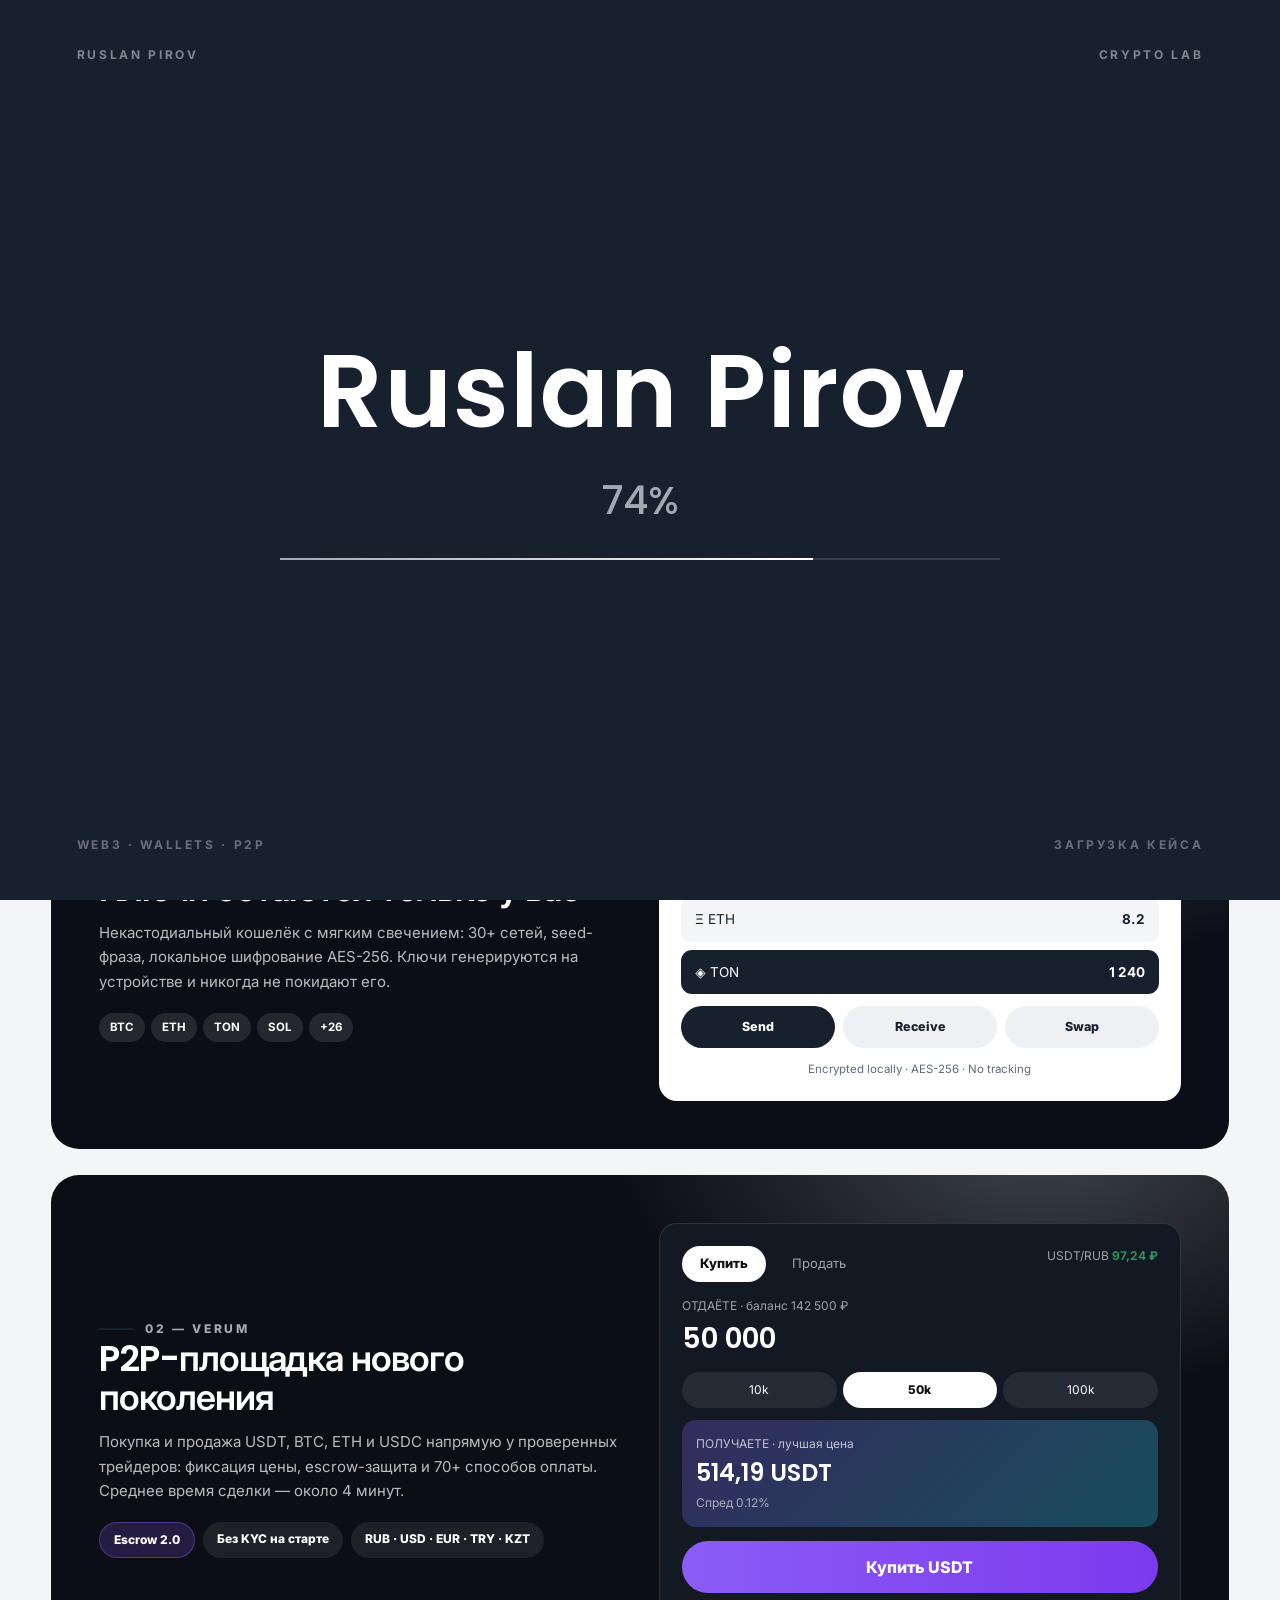
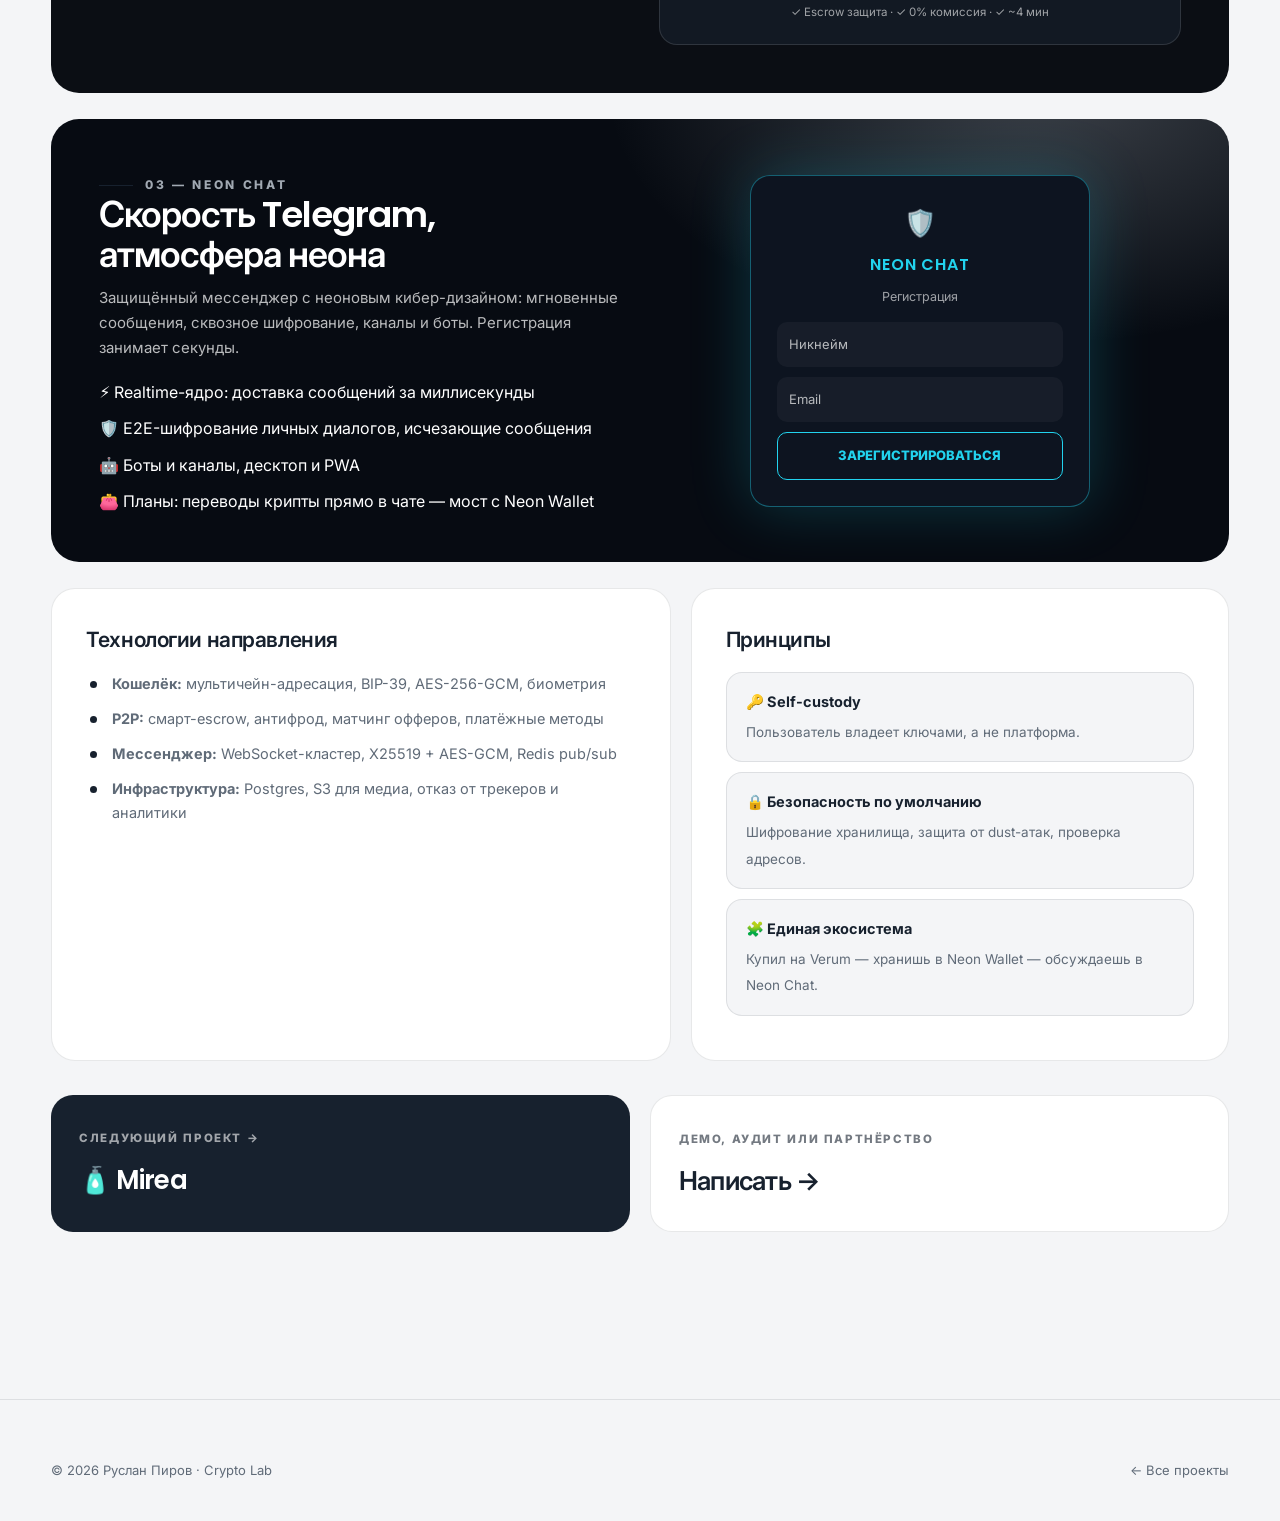
<file: projects/crypto.html>
<!DOCTYPE html>
<html lang="ru">
<head>
<meta charset="UTF-8">
<meta name="viewport" content="width=device-width, initial-scale=1">
<title>Crypto Lab — кошельки и торговые площадки · Руслан Пиров</title>
<meta name="description" content="Разработка крипто-продуктов: некастодиальный кошелёк Neon Wallet, P2P-площадка Verum и защищённый мессенджер Neon Chat.">
<link rel="preconnect" href="https://fonts.googleapis.com">
<link rel="preconnect" href="https://fonts.gstatic.com" crossorigin>
<link href="https://fonts.googleapis.com/css2?family=Inter:wght@400;500;600;700;800&family=Poppins:wght@400;500;600;700&display=swap" rel="stylesheet">
<link rel="stylesheet" href="../assets/css/style.css">
<link rel="icon" href="data:image/svg+xml,%3Csvg xmlns='http://www.w3.org/2000/svg' viewBox='0 0 100 100'%3E%3Crect width='100' height='100' rx='26' fill='%2317212e'/%3E%3Ctext x='50' y='70' font-size='56' text-anchor='middle' fill='white' font-family='Poppins,Arial' font-weight='600'%3ER%3C/text%3E%3C/svg%3E">
</head>
<body>
<div id="loader"><div class="loader-top"><span>Ruslan Pirov</span><span>Crypto Lab</span></div><div class="loader-mid"><div class="loader-word" id="loaderWord"></div><div class="loader-pct"><span id="loaderPct">0</span>%</div><div class="loader-bar"><i id="loaderBar"></i></div></div><div class="loader-bottom"><span>Web3 · Wallets · P2P</span><span>Загрузка кейса</span></div></div>
<div class="grain"></div><div class="cursor-glow"></div><div class="scroll-progress"></div>

<header class="nav"><div class="nav-inner">
  <a href="../index.html" class="wordmark"><b>Ruslan</b> <i>Pirov</i></a>
  <nav class="nav-links"><a href="../index.html#projects">Все проекты</a><a href="#wallet">Neon Wallet</a><a href="#verum">Verum</a><a href="#chat">Neon Chat</a></nav>
  <a href="../index.html#contact" class="btn btn-dark btn-sm nav-cta">Запросить демо</a>
  <button class="burger" aria-label="Меню"><i></i><i></i></button>
</div></header>
<div class="mobile-menu"><a href="../index.html#projects">Все проекты</a><a href="#wallet">Neon Wallet</a><a href="#verum">Verum</a><a href="#chat">Neon Chat</a><a href="../index.html#contact">Запросить демо →</a></div>

<main class="container">
<section class="phero">
  <a href="../index.html" class="back">← На главную</a>
  <span class="chip"><span class="live"></span> Web3 · Кошельки · Торговые площадки · В разработке</span>
  <h1 class="ptitle">Crypto Lab —<br>от кошельков до<br><em>торговых площадок</em>.</h1>
  <p class="psub">Направление крипто-продуктов: некастодиальный мультичейн-кошелёк <b>Neon Wallet</b>, P2P-площадка <b>Verum</b> с escrow-защитой и защищённый мессенджер <b>Neon Chat</b>. Единая экосистема: от хранения ключей до торговли.</p>
  <div class="pmeta">
    <div><small>Роль</small><b>Founder · Product · Dev</b></div>
    <div><small>Состав</small><b>Neon Wallet · Verum · Neon Chat</b></div>
    <div><small>Фокус</small><b>Self-custody · P2P · приватность</b></div>
    <div><small>Статус</small><b>🟡 В разработке / beta</b></div>
  </div>

  <!-- NEON WALLET -->
  <div class="pvisual" id="wallet" style="background:#0b0e16">
    <div class="pvisual-grid">
      <div>
        <span class="sec-tag" style="color:#a1a9b2">01 — Neon Wallet</span>
        <h3>Ключи остаются только у вас</h3>
        <p>Некастодиальный кошелёк с мягким свечением: 30+ сетей, seed-фраза, локальное шифрование AES-256. Ключи генерируются на устройстве и никогда не покидают его.</p>
        <div style="display:flex;gap:8px;flex-wrap:wrap;margin-top:18px">
          <span class="mini-stack" style="display:flex"><span style="background:rgba(255,255,255,.1);color:#fff">BTC</span><span style="background:rgba(255,255,255,.1);color:#fff">ETH</span><span style="background:rgba(255,255,255,.1);color:#fff">TON</span><span style="background:rgba(255,255,255,.1);color:#fff">SOL</span><span style="background:rgba(255,255,255,.1);color:#fff">+26</span></span>
        </div>
      </div>
      <div style="background:#fff;border-radius:18px;padding:22px;color:#17212e">
        <b style="font-family:Poppins;font-weight:600;font-size:16px">💰 $24,842.18 <span style="color:#16a34a;font-size:12.5px">+12.4%</span></b>
        <div style="display:grid;gap:8px;margin-top:14px">
          <div style="display:flex;justify-content:space-between;background:#f4f5f7;padding:11px 14px;border-radius:11px;font-size:13.5px"><span>₿ BTC</span><b>0.42</b></div>
          <div style="display:flex;justify-content:space-between;background:#f4f5f7;padding:11px 14px;border-radius:11px;font-size:13.5px"><span>Ξ ETH</span><b>8.2</b></div>
          <div style="display:flex;justify-content:space-between;background:#17212e;color:#fff;padding:11px 14px;border-radius:11px;font-size:13.5px"><span>◈ TON</span><b>1 240</b></div>
        </div>
        <div style="display:flex;gap:8px;margin-top:12px;font-size:12.5px;font-weight:800">
          <div style="flex:1;background:#17212e;color:#fff;text-align:center;padding:11px;border-radius:999px">Send</div>
          <div style="flex:1;background:#eef0f3;text-align:center;padding:11px;border-radius:999px">Receive</div>
          <div style="flex:1;background:#eef0f3;text-align:center;padding:11px;border-radius:999px">Swap</div>
        </div>
        <div style="font-size:11.5px;color:#606b78;text-align:center;margin-top:12px">Encrypted locally · AES-256 · No tracking</div>
      </div>
    </div>
  </div>

  <!-- VERUM -->
  <div class="pvisual" id="verum" style="background:#0b0e14">
    <div class="pvisual-grid">
      <div>
        <span class="sec-tag" style="color:#a1a9b2">02 — Verum</span>
        <h3>P2P-площадка нового поколения</h3>
        <p>Покупка и продажа USDT, BTC, ETH и USDC напрямую у проверенных трейдеров: фиксация цены, escrow-защита и 70+ способов оплаты. Среднее время сделки — около 4 минут.</p>
        <div style="display:flex;gap:8px;flex-wrap:wrap;margin-top:18px">
          <span style="background:rgba(139,92,246,.2);border:1px solid rgba(139,92,246,.4);border-radius:999px;padding:7px 14px;font-size:12px;font-weight:800">Escrow 2.0</span>
          <span style="background:rgba(255,255,255,.08);border-radius:999px;padding:7px 14px;font-size:12px;font-weight:800">Без KYC на старте</span>
          <span style="background:rgba(255,255,255,.08);border-radius:999px;padding:7px 14px;font-size:12px;font-weight:800">RUB · USD · EUR · TRY · KZT</span>
        </div>
      </div>
      <div style="background:#121923;border:1px solid rgba(255,255,255,.12);border-radius:18px;padding:22px;color:#fff">
        <div style="display:flex;gap:8px;margin-bottom:14px;font-size:13px">
          <span style="background:#fff;color:#111;padding:7px 18px;border-radius:999px;font-weight:800">Купить</span>
          <span style="padding:7px 18px;opacity:.6">Продать</span>
          <span style="margin-left:auto;opacity:.6;font-size:12px">USDT/RUB <b data-ticker style="color:#4ade80">97,24 ₽</b></span>
        </div>
        <div style="font-size:12px;opacity:.6">ОТДАЁТЕ · баланс 142 500 ₽</div>
        <div style="font-family:Poppins;font-weight:600;font-size:28px">50 000</div>
        <div style="display:flex;gap:6px;margin:10px 0">
          <span style="flex:1;background:rgba(255,255,255,.08);text-align:center;padding:8px;border-radius:999px;font-size:12px">10k</span>
          <span style="flex:1;background:#fff;color:#111;text-align:center;padding:8px;border-radius:999px;font-size:12px;font-weight:800">50k</span>
          <span style="flex:1;background:rgba(255,255,255,.08);text-align:center;padding:8px;border-radius:999px;font-size:12px">100k</span>
        </div>
        <div style="background:linear-gradient(135deg,rgba(139,92,246,.28),rgba(34,211,238,.28));border-radius:14px;padding:14px;margin-top:12px">
          <div style="font-size:12px;opacity:.7">ПОЛУЧАЕТЕ · лучшая цена</div>
          <div style="font-family:Poppins;font-weight:600;font-size:24px">514,19 USDT</div>
          <div style="font-size:12px;opacity:.6">Спред 0.12%</div>
        </div>
        <div style="background:linear-gradient(90deg,#8b5cf6,#7c3aed);text-align:center;padding:13px;border-radius:999px;font-weight:800;margin-top:14px">Купить USDT</div>
        <div style="font-size:11.5px;opacity:.6;text-align:center;margin-top:10px">✓ Escrow защита · ✓ 0% комиссия · ✓ ~4 мин</div>
      </div>
    </div>
  </div>

  <!-- NEON CHAT -->
  <div class="pvisual" id="chat" style="background:#070b12">
    <div class="pvisual-grid">
      <div>
        <span class="sec-tag" style="color:#a1a9b2">03 — Neon Chat</span>
        <h3>Скорость Telegram, атмосфера неона</h3>
        <p>Защищённый мессенджер с неоновым кибер-дизайном: мгновенные сообщения, сквозное шифрование, каналы и боты. Регистрация занимает секунды.</p>
        <ul style="margin-top:18px;display:grid;gap:10px">
          <li>⚡ Realtime-ядро: доставка сообщений за миллисекунды</li>
          <li>🛡️ E2E-шифрование личных диалогов, исчезающие сообщения</li>
          <li>🤖 Боты и каналы, десктоп и PWA</li>
          <li>👛 Планы: переводы крипты прямо в чате — мост с Neon Wallet</li>
        </ul>
      </div>
      <div style="background:#0d1420;border:1px solid rgba(34,211,238,.4);box-shadow:0 0 60px rgba(34,211,238,.22);border-radius:20px;padding:26px;max-width:340px;margin:0 auto;width:100%;text-align:center">
        <div style="font-size:26px">🛡️</div>
        <div style="font-family:Poppins;font-weight:600;letter-spacing:.06em;color:#22d3ee;margin:8px 0">NEON CHAT</div>
        <div style="font-size:12.5px;opacity:.6;margin-bottom:14px">Регистрация</div>
        <div style="background:rgba(255,255,255,.06);border-radius:10px;padding:12px;font-size:13px;text-align:left;opacity:.7;margin-bottom:10px">Никнейм</div>
        <div style="background:rgba(255,255,255,.06);border-radius:10px;padding:12px;font-size:13px;text-align:left;opacity:.7;margin-bottom:10px">Email</div>
        <div style="border:1px solid #22d3ee;border-radius:10px;padding:12px;color:#22d3ee;font-weight:800;font-size:13px">ЗАРЕГИСТРИРОВАТЬСЯ</div>
      </div>
    </div>
  </div>

  <div class="pgrid">
    <div class="prose">
      <h3>Технологии направления</h3>
      <ul>
        <li><b>Кошелёк:</b> мультичейн-адресация, BIP-39, AES-256-GCM, биометрия</li>
        <li><b>P2P:</b> смарт-escrow, антифрод, матчинг офферов, платёжные методы</li>
        <li><b>Мессенджер:</b> WebSocket-кластер, X25519 + AES-GCM, Redis pub/sub</li>
        <li><b>Инфраструктура:</b> Postgres, S3 для медиа, отказ от трекеров и аналитики</li>
      </ul>
    </div>
    <div class="prose">
      <h3>Принципы</h3>
      <div class="feat"><b>🔑 Self-custody</b><span>Пользователь владеет ключами, а не платформа.</span></div>
      <div class="feat"><b>🔒 Безопасность по умолчанию</b><span>Шифрование хранилища, защита от dust-атак, проверка адресов.</span></div>
      <div class="feat"><b>🧩 Единая экосистема</b><span>Купил на Verum — хранишь в Neon Wallet — обсуждаешь в Neon Chat.</span></div>
    </div>
  </div>

  <div class="next-nav">
    <a href="mirea.html" class="next-card"><small>Следующий проект →</small><h3>🧴 Mirea</h3></a>
    <a href="../index.html#contact" class="next-card light"><small>Демо, аудит или партнёрство</small><h3>Написать →</h3></a>
  </div>
</section>
</main>

<footer class="footer"><div class="container">
  <div class="foot-bottom" style="margin-top:0;border-top:none;padding-top:0">
    <span>© <span data-year></span> Руслан Пиров · Crypto Lab</span>
    <span><a href="../index.html">← Все проекты</a></span>
  </div>
</div></footer>
<script src="../assets/js/main.js"></script>
</body>
</html>
</file>
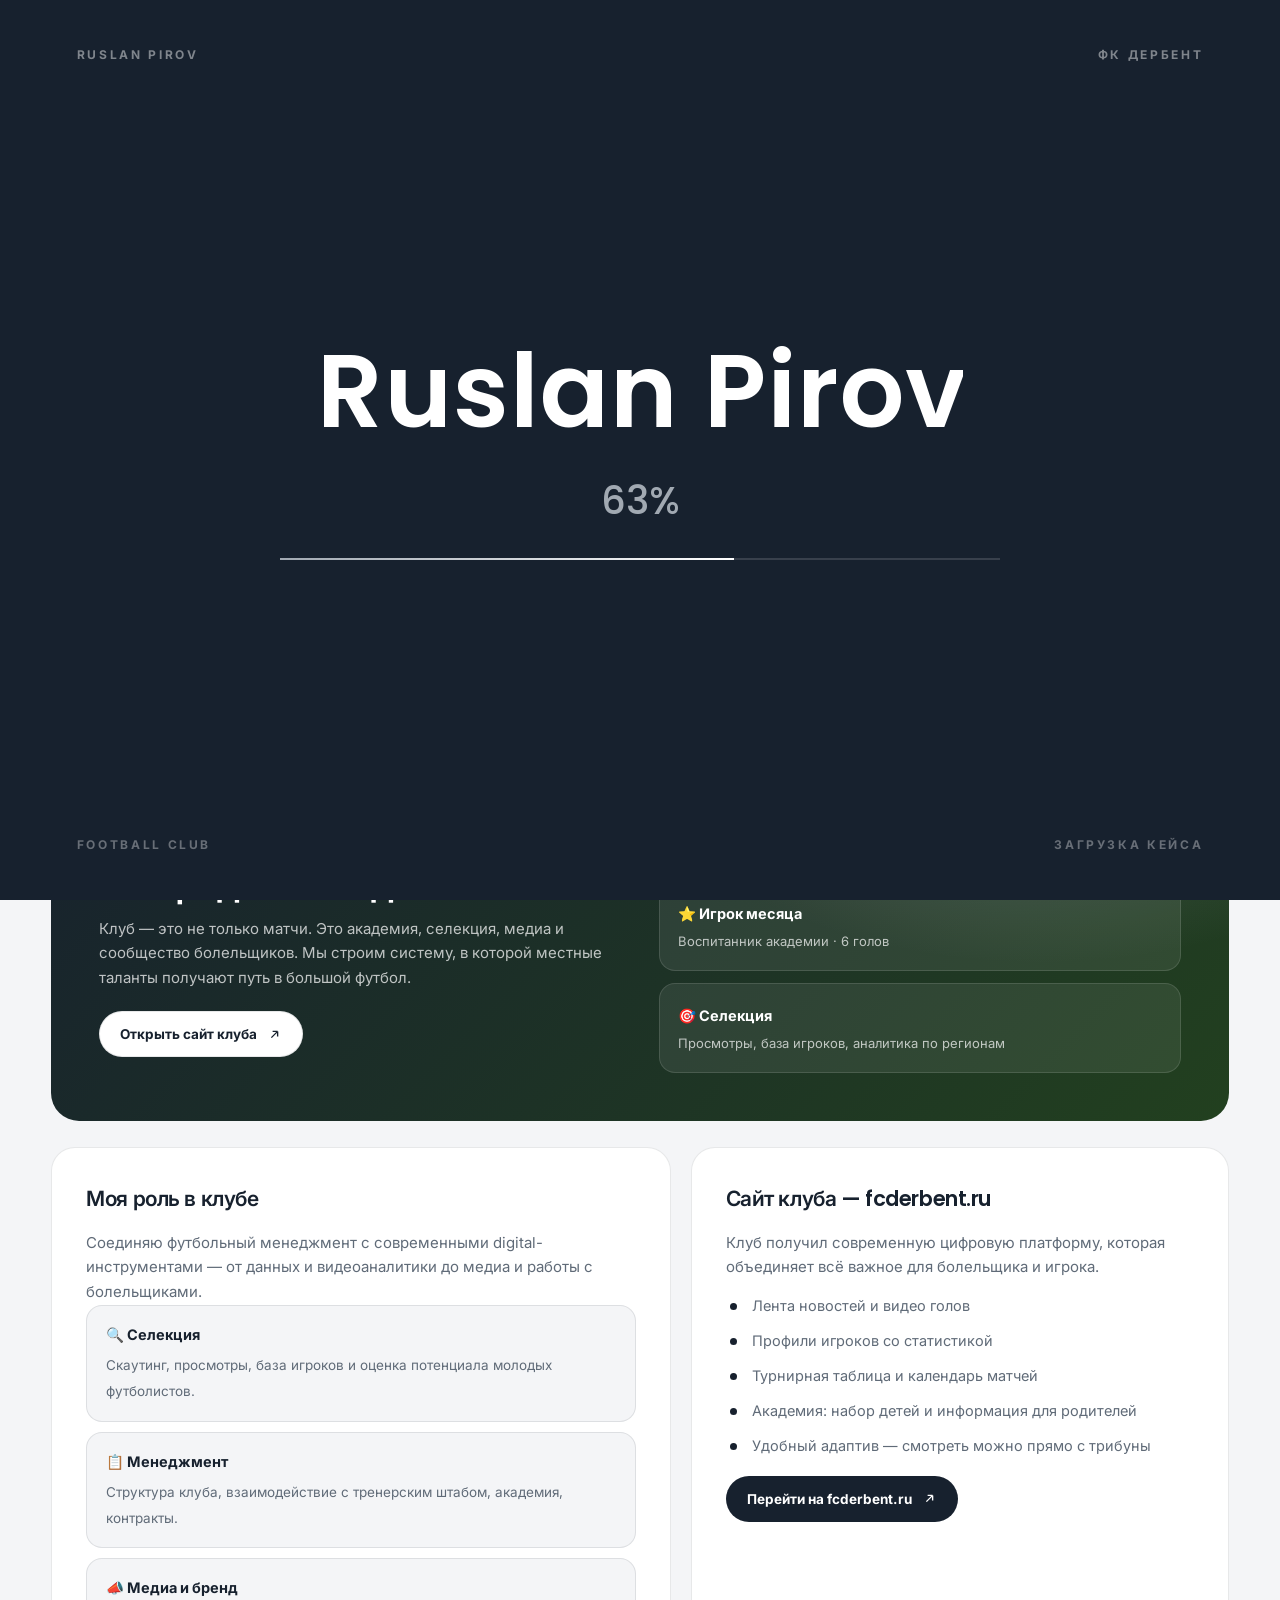
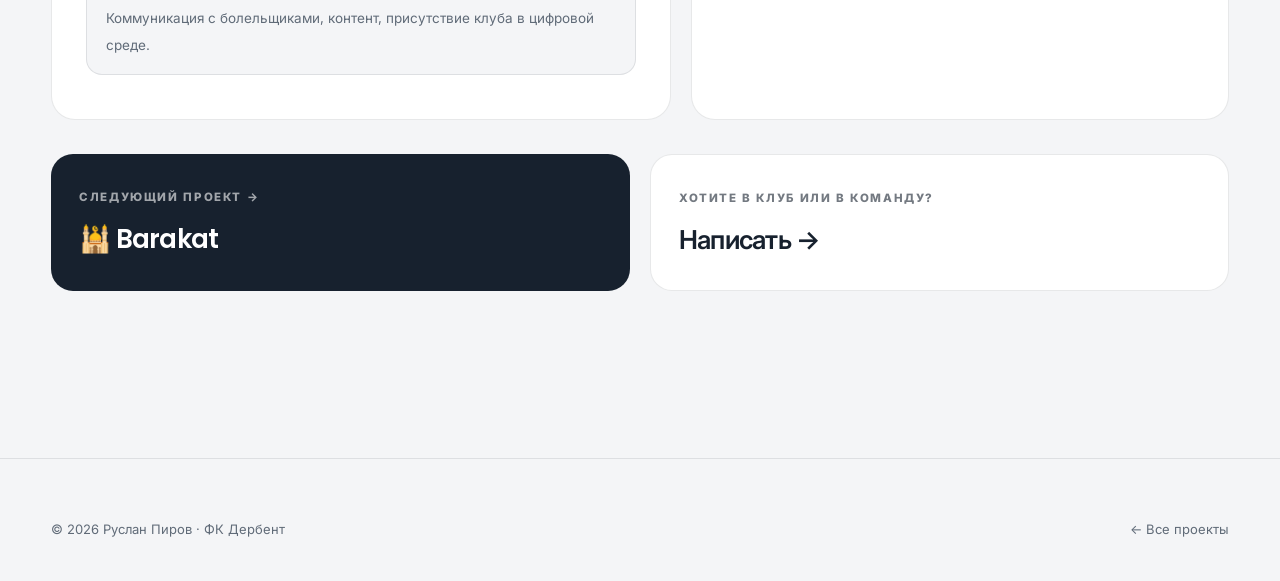
<file: projects/fc-derbent.html>
<!DOCTYPE html>
<html lang="ru">
<head>
<meta charset="UTF-8">
<meta name="viewport" content="width=device-width, initial-scale=1">
<title>ФК Дербент — футбольный клуб, селекция и медиа · Руслан Пиров</title>
<meta name="description" content="Развитие футбольного клуба Дербент: менеджмент, селекция, академия и сайт fcderbent.ru.">
<link rel="preconnect" href="https://fonts.googleapis.com">
<link rel="preconnect" href="https://fonts.gstatic.com" crossorigin>
<link href="https://fonts.googleapis.com/css2?family=Inter:wght@400;500;600;700;800&family=Poppins:wght@400;500;600;700&display=swap" rel="stylesheet">
<link rel="stylesheet" href="../assets/css/style.css">
<link rel="icon" href="data:image/svg+xml,%3Csvg xmlns='http://www.w3.org/2000/svg' viewBox='0 0 100 100'%3E%3Crect width='100' height='100' rx='26' fill='%2317212e'/%3E%3Ctext x='50' y='70' font-size='56' text-anchor='middle' fill='white' font-family='Poppins,Arial' font-weight='600'%3ER%3C/text%3E%3C/svg%3E">
</head>
<body>
<div id="loader"><div class="loader-top"><span>Ruslan Pirov</span><span>ФК Дербент</span></div><div class="loader-mid"><div class="loader-word" id="loaderWord"></div><div class="loader-pct"><span id="loaderPct">0</span>%</div><div class="loader-bar"><i id="loaderBar"></i></div></div><div class="loader-bottom"><span>Football club</span><span>Загрузка кейса</span></div></div>
<div class="grain"></div><div class="cursor-glow"></div><div class="scroll-progress"></div>

<header class="nav"><div class="nav-inner">
  <a href="../index.html" class="wordmark"><b>Ruslan</b> <i>Pirov</i></a>
  <nav class="nav-links"><a href="../index.html#projects">Все проекты</a><a href="#about">О клубе</a><a href="#site">Сайт</a><a href="#contact">Контакты</a></nav>
  <a href="https://fcderbent.ru" target="_blank" class="btn btn-dark btn-sm nav-cta">fcderbent.ru
    <svg width="15" height="15" viewBox="0 0 24 24" fill="none" stroke="currentColor" stroke-width="2.2"><path d="M7 17L17 7M17 7H9M17 7v8"/></svg></a>
  <button class="burger" aria-label="Меню"><i></i><i></i></button>
</div></header>
<div class="mobile-menu"><a href="../index.html#projects">Все проекты</a><a href="#about">О клубе</a><a href="#site">Сайт</a><a href="#contact">Контакты</a><a href="https://fcderbent.ru" target="_blank">fcderbent.ru →</a></div>

<main class="container">
<section class="phero">
  <a href="../index.html" class="back">← На главную</a>
  <span class="chip"><span class="live"></span> Футбол · Менеджмент · Селекция</span>
  <h1 class="ptitle">ФК Дербент —<br>футбол древнего<br><em>города</em>.</h1>
  <p class="psub">Занимаюсь развитием футбольного клуба Дербент: менеджмент, селекция и медиа. Мой подход — соединить классическую футбольную работу с digital-инструментами: аналитикой, базой игроков и современным сайтом клуба.</p>
  <div class="pmeta">
    <div><small>Роль</small><b>Функционер · Селекционер</b></div>
    <div><small>Сайт клуба</small><b><a href="https://fcderbent.ru" target="_blank">fcderbent.ru</a></b></div>
    <div><small>Город</small><b>Дербент · 2000+ лет</b></div>
    <div><small>Статус</small><b>🟢 Сезон идёт</b></div>
  </div>

  <div class="pvisual" style="background:linear-gradient(135deg,#17212e,#22401f)">
    <div class="pvisual-grid">
      <div>
        <span class="sec-tag" style="color:#a1a9b2">Клуб</span>
        <h3>Точка гордости города<br>и лифт для молодых</h3>
        <p>Клуб — это не только матчи. Это академия, селекция, медиа и сообщество болельщиков. Мы строим систему, в которой местные таланты получают путь в большой футбол.</p>
        <div style="display:flex;gap:10px;flex-wrap:wrap;margin-top:20px">
          <a href="https://fcderbent.ru" class="btn btn-light btn-sm">Открыть сайт клуба
            <svg width="15" height="15" viewBox="0 0 24 24" fill="none" stroke="currentColor" stroke-width="2.2"><path d="M7 17L17 7M17 7H9M17 7v8"/></svg></a>
        </div>
      </div>
      <div style="display:grid;gap:12px">
        <div style="background:#fff;color:#17212e;border-radius:16px;padding:18px"><b style="font-size:14.5px">Следующий матч</b><div style="font-size:13px;color:#606b78;margin-top:4px">ФК Дербент — соперник · стадион «Юность» · сб 16:00</div></div>
        <div style="background:rgba(255,255,255,.08);border:1px solid rgba(255,255,255,.12);border-radius:16px;padding:18px"><b style="font-size:14.5px">⭐ Игрок месяца</b><div style="font-size:13px;color:rgba(255,255,255,.7);margin-top:4px">Воспитанник академии · 6 голов</div></div>
        <div style="background:rgba(255,255,255,.08);border:1px solid rgba(255,255,255,.12);border-radius:16px;padding:18px"><b style="font-size:14.5px">🎯 Селекция</b><div style="font-size:13px;color:rgba(255,255,255,.7);margin-top:4px">Просмотры, база игроков, аналитика по регионам</div></div>
      </div>
    </div>
  </div>

  <div class="pgrid" id="about">
    <div class="prose">
      <h3>Моя роль в клубе</h3>
      <p>Соединяю футбольный менеджмент с современными digital-инструментами — от данных и видеоаналитики до медиа и работы с болельщиками.</p>
      <div class="feat"><b>🔍 Селекция</b><span>Скаутинг, просмотры, база игроков и оценка потенциала молодых футболистов.</span></div>
      <div class="feat"><b>📋 Менеджмент</b><span>Структура клуба, взаимодействие с тренерским штабом, академия, контракты.</span></div>
      <div class="feat"><b>📣 Медиа и бренд</b><span>Коммуникация с болельщиками, контент, присутствие клуба в цифровой среде.</span></div>
    </div>
    <div class="prose" id="site">
      <h3>Сайт клуба — fcderbent.ru</h3>
      <p>Клуб получил современную цифровую платформу, которая объединяет всё важное для болельщика и игрока.</p>
      <ul>
        <li>Лента новостей и видео голов</li>
        <li>Профили игроков со статистикой</li>
        <li>Турнирная таблица и календарь матчей</li>
        <li>Академия: набор детей и информация для родителей</li>
        <li>Удобный адаптив — смотреть можно прямо с трибуны</li>
      </ul>
      <a href="https://fcderbent.ru" target="_blank" class="btn btn-dark btn-sm" style="margin-top:18px">Перейти на fcderbent.ru
        <svg width="15" height="15" viewBox="0 0 24 24" fill="none" stroke="currentColor" stroke-width="2.2"><path d="M7 17L17 7M17 7H9M17 7v8"/></svg></a>
    </div>
  </div>

  <div class="next-nav">
    <a href="barakat.html" class="next-card"><small>Следующий проект →</small><h3>🕌 Barakat</h3></a>
    <a href="../index.html#contact" class="next-card light"><small>Хотите в клуб или в команду?</small><h3>Написать →</h3></a>
  </div>
</section>
</main>

<footer class="footer"><div class="container">
  <div class="foot-bottom" style="margin-top:0;border-top:none;padding-top:0">
    <span>© <span data-year></span> Руслан Пиров · ФК Дербент</span>
    <span><a href="../index.html">← Все проекты</a></span>
  </div>
</div></footer>
<script src="../assets/js/main.js"></script>
</body>
</html>
</file>
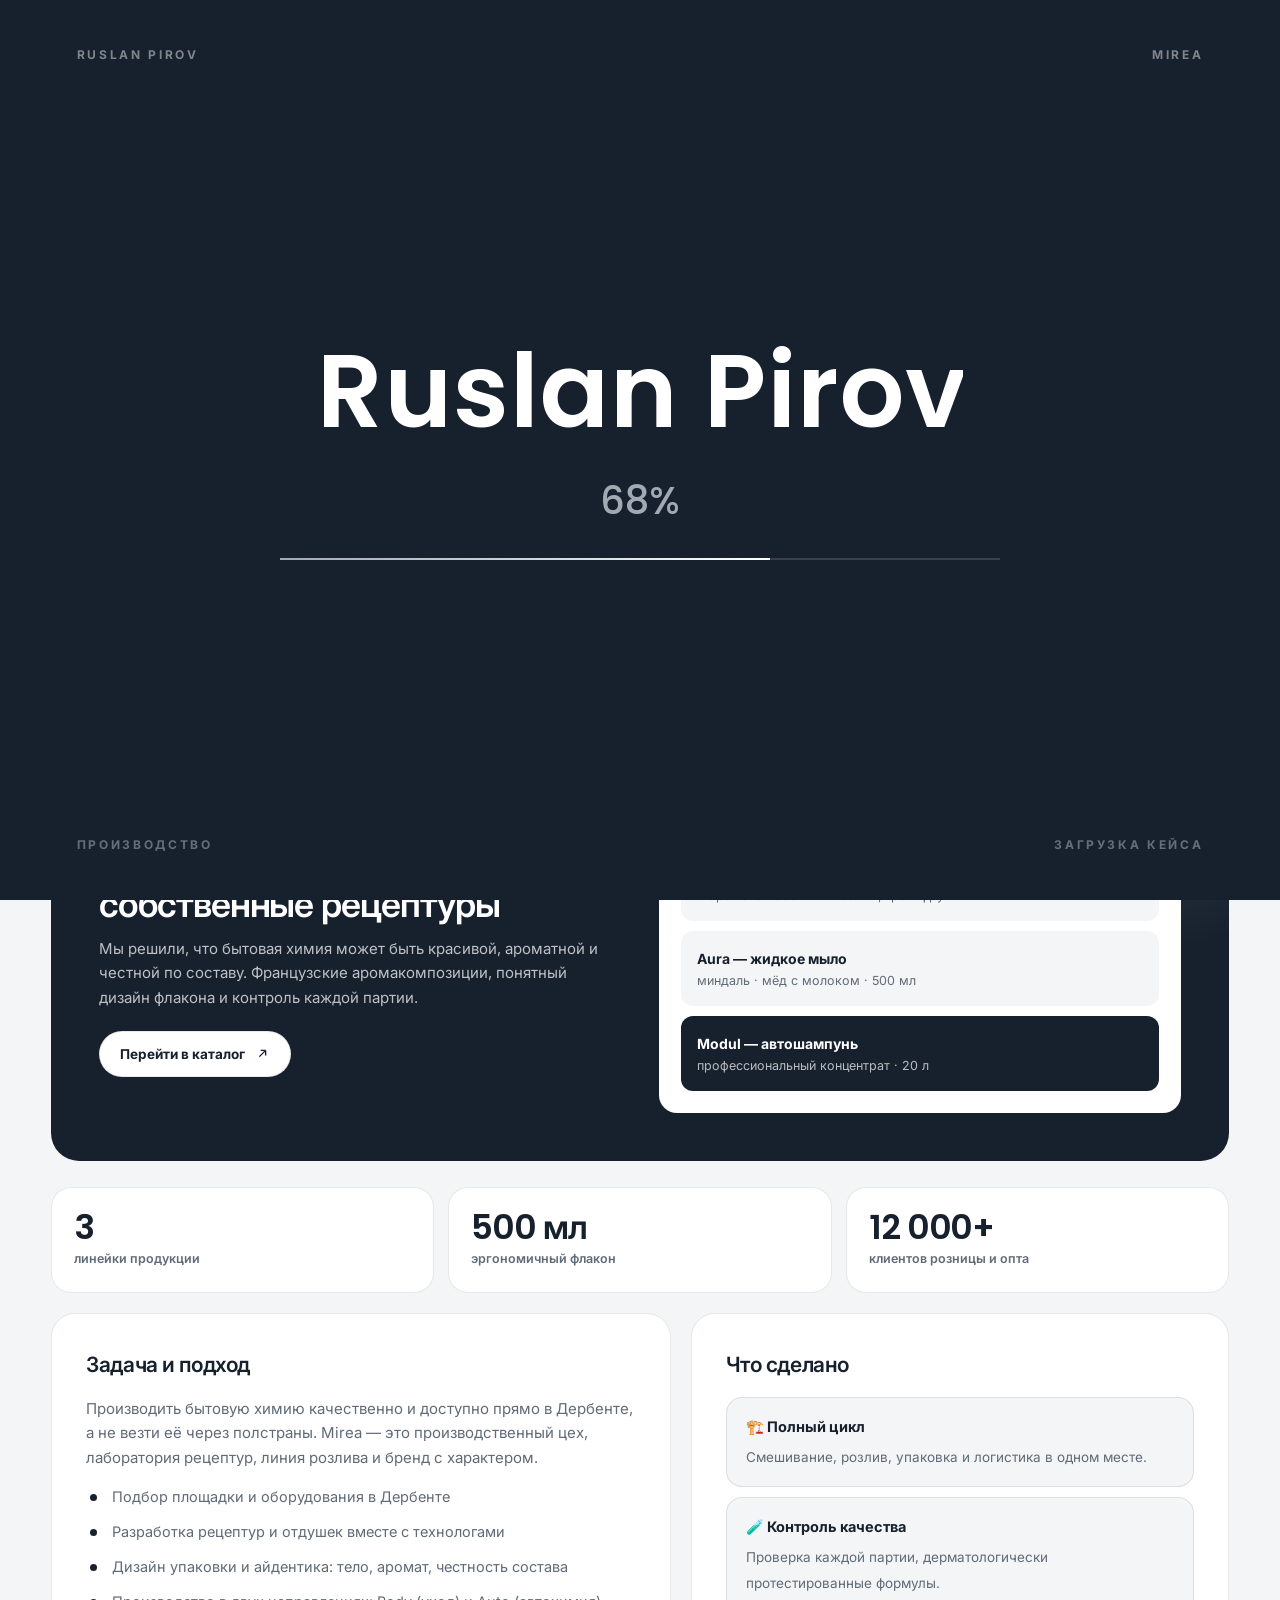
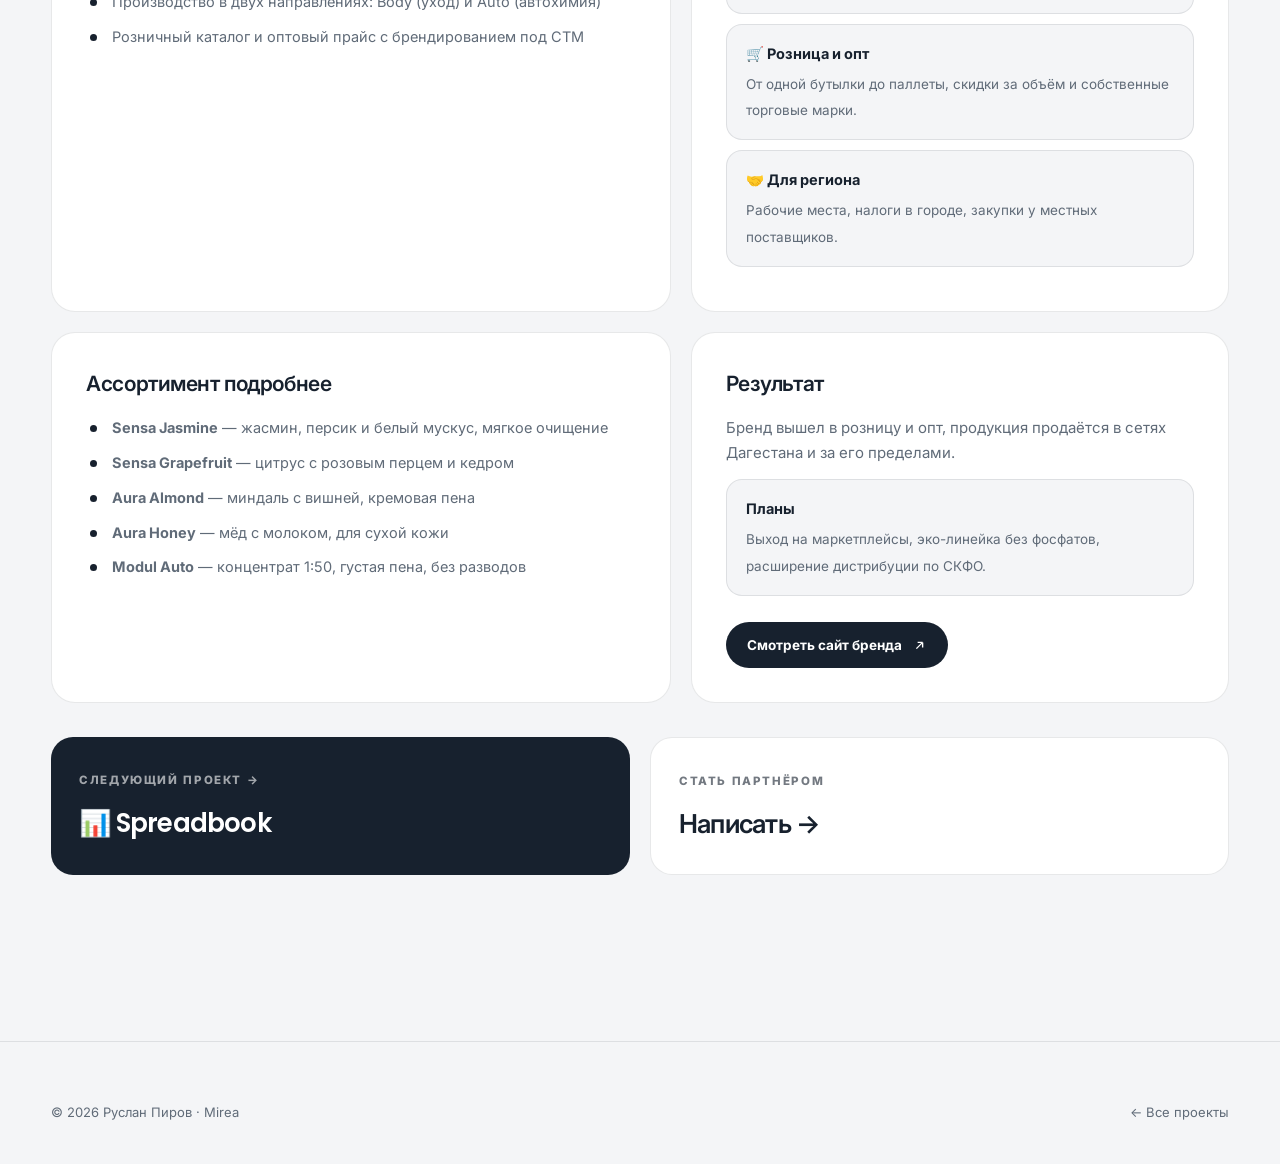
<file: projects/mirea.html>
<!DOCTYPE html>
<html lang="ru">
<head>
<meta charset="UTF-8">
<meta name="viewport" content="width=device-width, initial-scale=1">
<title>Mirea — производство бытовой химии · Руслан Пиров</title>
<meta name="description" content="Mirea — производство гелей для душа Sensa, жидкого мыла Aura и автошампуня Modul в Дербенте. Розница и опт по России.">
<link rel="preconnect" href="https://fonts.googleapis.com">
<link rel="preconnect" href="https://fonts.gstatic.com" crossorigin>
<link href="https://fonts.googleapis.com/css2?family=Inter:wght@400;500;600;700;800&family=Poppins:wght@400;500;600;700&display=swap" rel="stylesheet">
<link rel="stylesheet" href="../assets/css/style.css">
<link rel="icon" href="data:image/svg+xml,%3Csvg xmlns='http://www.w3.org/2000/svg' viewBox='0 0 100 100'%3E%3Crect width='100' height='100' rx='26' fill='%2317212e'/%3E%3Ctext x='50' y='70' font-size='56' text-anchor='middle' fill='white' font-family='Poppins,Arial' font-weight='600'%3ER%3C/text%3E%3C/svg%3E">
</head>
<body>
<div id="loader"><div class="loader-top"><span>Ruslan Pirov</span><span>Mirea</span></div><div class="loader-mid"><div class="loader-word" id="loaderWord"></div><div class="loader-pct"><span id="loaderPct">0</span>%</div><div class="loader-bar"><i id="loaderBar"></i></div></div><div class="loader-bottom"><span>Производство</span><span>Загрузка кейса</span></div></div>
<div class="grain"></div><div class="cursor-glow"></div><div class="scroll-progress"></div>

<header class="nav"><div class="nav-inner">
  <a href="../index.html" class="wordmark"><b>Ruslan</b> <i>Pirov</i></a>
  <nav class="nav-links"><a href="../index.html#projects">Все проекты</a><a href="#about">О проекте</a><a href="#result">Результат</a><a href="#contact">Контакты</a></nav>
  <a href="https://mireacare.ru" target="_blank" class="btn btn-dark btn-sm nav-cta">mireacare.ru
    <svg width="15" height="15" viewBox="0 0 24 24" fill="none" stroke="currentColor" stroke-width="2.2"><path d="M7 17L17 7M17 7H9M17 7v8"/></svg></a>
  <button class="burger" aria-label="Меню"><i></i><i></i></button>
</div></header>
<div class="mobile-menu"><a href="../index.html#projects">Все проекты</a><a href="#about">О проекте</a><a href="#result">Результат</a><a href="#contact">Контакты</a><a href="https://mireacare.ru" target="_blank">mireacare.ru →</a></div>

<main class="container">
<section class="phero">
  <a href="../index.html" class="back">← На главную</a>
  <span class="chip"><span class="live"></span> Производство · Дербент · 2024 — н.в.</span>
  <h1 class="ptitle">Mirea —<br>химия, которая<br><em>заботится</em>.</h1>
  <p class="psub">Запускаю в Дербенте производство бытовой химии полного цикла: гели для душа Sensa, жидкое мыло Aura и профессиональный автошампунь Modul. Собственные рецептуры, честные составы, розница и опт по всей России.</p>
  <div class="pmeta">
    <div><small>Роль</small><b>Founder / CEO</b></div>
    <div><small>Локация</small><b>Дербент, Дагестан</b></div>
    <div><small>Сайт</small><b><a href="https://mireacare.ru" target="_blank">mireacare.ru</a></b></div>
    <div><small>Статус</small><b>🟢 Запуск производства</b></div>
  </div>

  <div class="pvisual">
    <div class="pvisual-grid">
      <div>
        <span class="sec-tag" style="color:#a1a9b2">Ассортимент</span>
        <h3>Три линейки,<br>собственные рецептуры</h3>
        <p>Мы решили, что бытовая химия может быть красивой, ароматной и честной по составу. Французские аромакомпозиции, понятный дизайн флакона и контроль каждой партии.</p>
        <div style="display:flex;gap:10px;flex-wrap:wrap;margin-top:20px">
          <a href="https://mireacare.ru" class="btn btn-light btn-sm">Перейти в каталог
            <svg width="15" height="15" viewBox="0 0 24 24" fill="none" stroke="currentColor" stroke-width="2.2"><path d="M7 17L17 7M17 7H9M17 7v8"/></svg></a>
        </div>
      </div>
      <div style="background:#fff;border-radius:18px;padding:22px;color:#17212e">
        <b style="font-family:Poppins;font-weight:600;font-size:17px">🧴 Линейки бренда</b>
        <div style="display:grid;gap:10px;margin-top:14px">
          <div style="background:#f4f5f7;border-radius:12px;padding:14px 16px"><b style="font-size:14px">Sensa — гель для душа</b><div style="font-size:12.5px;color:#606b78">4 аромата · 500 мл · жасмин, грейпфрут</div></div>
          <div style="background:#f4f5f7;border-radius:12px;padding:14px 16px"><b style="font-size:14px">Aura — жидкое мыло</b><div style="font-size:12.5px;color:#606b78">миндаль · мёд с молоком · 500 мл</div></div>
          <div style="background:#17212e;border-radius:12px;padding:14px 16px;color:#fff"><b style="font-size:14px">Modul — автошампунь</b><div style="font-size:12.5px;opacity:.7">профессиональный концентрат · 20 л</div></div>
        </div>
      </div>
    </div>
  </div>

  <div class="kpis">
    <div class="kpi"><b>3</b><span>линейки продукции</span></div>
    <div class="kpi"><b>500 мл</b><span>эргономичный флакон</span></div>
    <div class="kpi"><b>12 000+</b><span>клиентов розницы и опта</span></div>
  </div>

  <div class="pgrid" id="about">
    <div class="prose">
      <h3>Задача и подход</h3>
      <p>Производить бытовую химию качественно и доступно прямо в Дербенте, а не везти её через полстраны. Mirea — это производственный цех, лаборатория рецептур, линия розлива и бренд с характером.</p>
      <ul>
        <li>Подбор площадки и оборудования в Дербенте</li>
        <li>Разработка рецептур и отдушек вместе с технологами</li>
        <li>Дизайн упаковки и айдентика: тело, аромат, честность состава</li>
        <li>Производство в двух направлениях: Body (уход) и Auto (автохимия)</li>
        <li>Розничный каталог и оптовый прайс с брендированием под СТМ</li>
      </ul>
    </div>
    <div class="prose">
      <h3>Что сделано</h3>
      <div class="feat"><b>🏗️ Полный цикл</b><span>Смешивание, розлив, упаковка и логистика в одном месте.</span></div>
      <div class="feat"><b>🧪 Контроль качества</b><span>Проверка каждой партии, дерматологически протестированные формулы.</span></div>
      <div class="feat"><b>🛒 Розница и опт</b><span>От одной бутылки до паллеты, скидки за объём и собственные торговые марки.</span></div>
      <div class="feat"><b>🤝 Для региона</b><span>Рабочие места, налоги в городе, закупки у местных поставщиков.</span></div>
    </div>
  </div>

  <div class="pgrid">
    <div class="prose">
      <h3>Ассортимент подробнее</h3>
      <ul>
        <li><b>Sensa Jasmine</b> — жасмин, персик и белый мускус, мягкое очищение</li>
        <li><b>Sensa Grapefruit</b> — цитрус с розовым перцем и кедром</li>
        <li><b>Aura Almond</b> — миндаль с вишней, кремовая пена</li>
        <li><b>Aura Honey</b> — мёд с молоком, для сухой кожи</li>
        <li><b>Modul Auto</b> — концентрат 1:50, густая пена, без разводов</li>
      </ul>
    </div>
    <div class="prose" id="result">
      <h3>Результат</h3>
      <p>Бренд вышел в розницу и опт, продукция продаётся в сетях Дагестана и за его пределами.</p>
      <div class="feat" style="margin-top:14px"><b>Планы</b><span>Выход на маркетплейсы, эко-линейка без фосфатов, расширение дистрибуции по СКФО.</span></div>
      <a href="https://mireacare.ru" target="_blank" class="btn btn-dark btn-sm" style="margin-top:16px">Смотреть сайт бренда
        <svg width="15" height="15" viewBox="0 0 24 24" fill="none" stroke="currentColor" stroke-width="2.2"><path d="M7 17L17 7M17 7H9M17 7v8"/></svg></a>
    </div>
  </div>

  <div class="next-nav">
    <a href="spreadbook.html" class="next-card"><small>Следующий проект →</small><h3>📊 Spreadbook</h3></a>
    <a href="../index.html#contact" class="next-card light"><small>Стать партнёром</small><h3>Написать →</h3></a>
  </div>
</section>
</main>

<footer class="footer"><div class="container">
  <div class="foot-bottom" style="margin-top:0;border-top:none;padding-top:0">
    <span>© <span data-year></span> Руслан Пиров · Mirea</span>
    <span><a href="../index.html">← Все проекты</a></span>
  </div>
</div></footer>
<script src="../assets/js/main.js"></script>
</body>
</html>
</file>
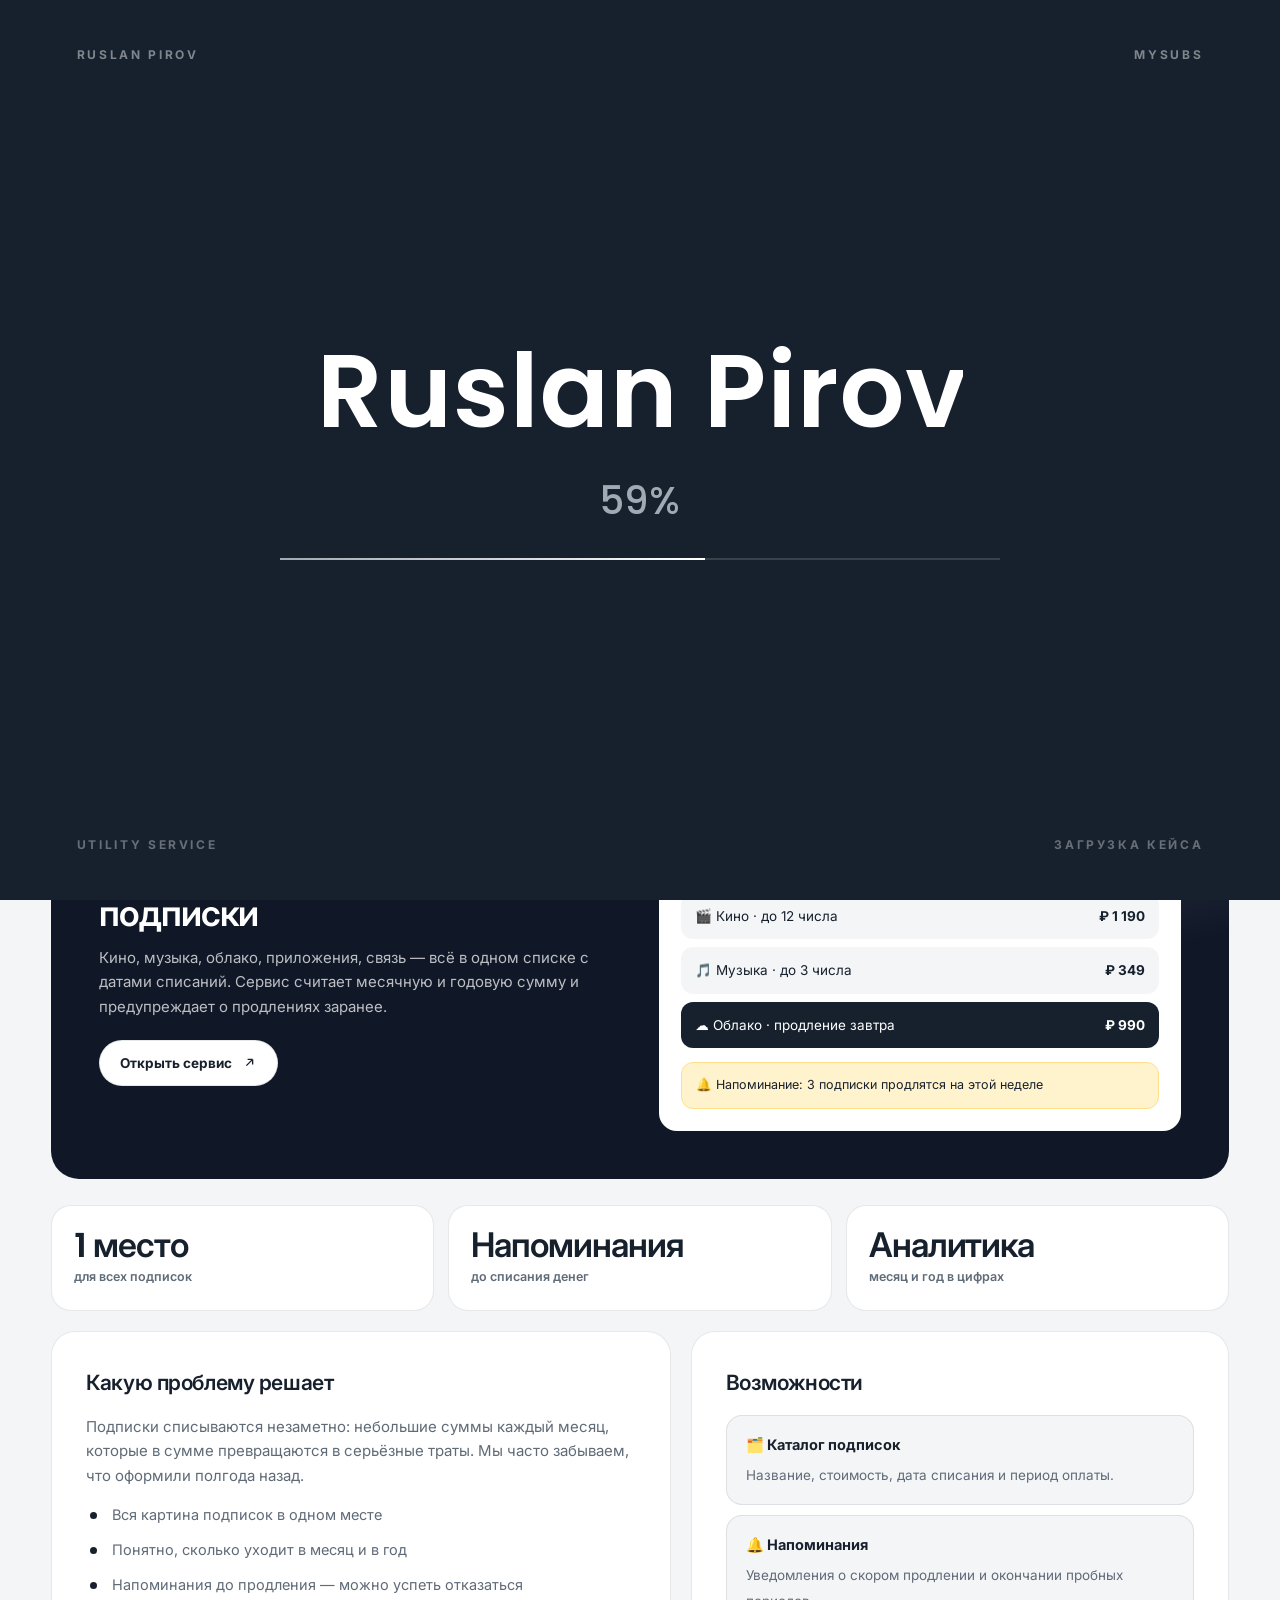
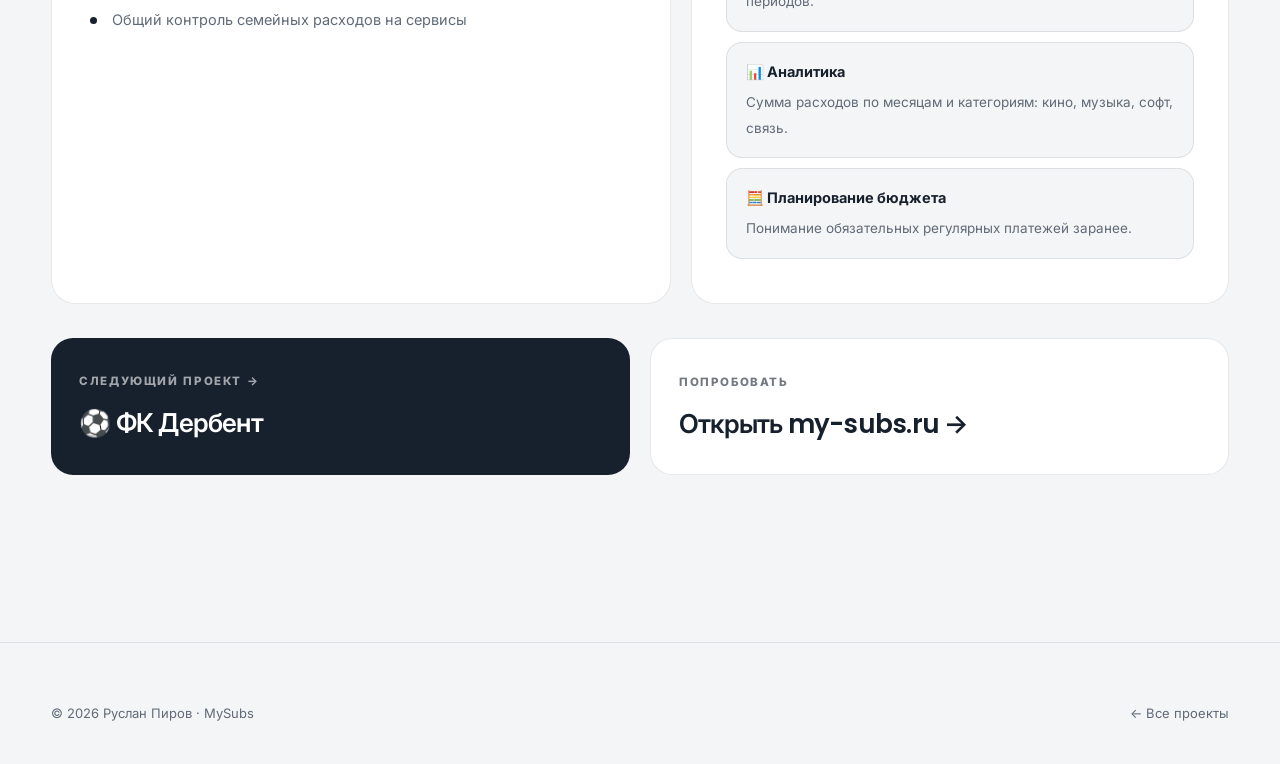
<file: projects/mysubs.html>
<!DOCTYPE html>
<html lang="ru">
<head>
<meta charset="UTF-8">
<meta name="viewport" content="width=device-width, initial-scale=1">
<title>MySubs — контроль подписок · Руслан Пиров</title>
<meta name="description" content="MySubs — сервис контроля подписок: все списания в одном месте, напоминания о продлении и аналитика ежемесячных расходов.">
<link rel="preconnect" href="https://fonts.googleapis.com">
<link rel="preconnect" href="https://fonts.gstatic.com" crossorigin>
<link href="https://fonts.googleapis.com/css2?family=Inter:wght@400;500;600;700;800&family=Poppins:wght@400;500;600;700&display=swap" rel="stylesheet">
<link rel="stylesheet" href="../assets/css/style.css">
<link rel="icon" href="data:image/svg+xml,%3Csvg xmlns='http://www.w3.org/2000/svg' viewBox='0 0 100 100'%3E%3Crect width='100' height='100' rx='26' fill='%2317212e'/%3E%3Ctext x='50' y='70' font-size='56' text-anchor='middle' fill='white' font-family='Poppins,Arial' font-weight='600'%3ER%3C/text%3E%3C/svg%3E">
</head>
<body>
<div id="loader"><div class="loader-top"><span>Ruslan Pirov</span><span>MySubs</span></div><div class="loader-mid"><div class="loader-word" id="loaderWord"></div><div class="loader-pct"><span id="loaderPct">0</span>%</div><div class="loader-bar"><i id="loaderBar"></i></div></div><div class="loader-bottom"><span>Utility service</span><span>Загрузка кейса</span></div></div>
<div class="grain"></div><div class="cursor-glow"></div><div class="scroll-progress"></div>

<header class="nav"><div class="nav-inner">
  <a href="../index.html" class="wordmark"><b>Ruslan</b> <i>Pirov</i></a>
  <nav class="nav-links"><a href="../index.html#projects">Все проекты</a><a href="#about">О сервисе</a><a href="#features">Возможности</a><a href="#contact">Контакты</a></nav>
  <a href="https://my-subs.ru" target="_blank" class="btn btn-dark btn-sm nav-cta">my-subs.ru
    <svg width="15" height="15" viewBox="0 0 24 24" fill="none" stroke="currentColor" stroke-width="2.2"><path d="M7 17L17 7M17 7H9M17 7v8"/></svg></a>
  <button class="burger" aria-label="Меню"><i></i><i></i></button>
</div></header>
<div class="mobile-menu"><a href="../index.html#projects">Все проекты</a><a href="#about">О сервисе</a><a href="#features">Возможности</a><a href="#contact">Контакты</a><a href="https://my-subs.ru" target="_blank">my-subs.ru →</a></div>

<main class="container">
<section class="phero">
  <a href="../index.html" class="back">← На главную</a>
  <span class="chip"><span class="live"></span> Utility · SaaS · Действующий сервис</span>
  <h1 class="ptitle">MySubs —<br>все подписки<br><em>под контролем</em>.</h1>
  <p class="psub">Сервис контроля подписок: собрать в одном месте все регулярные списания, видеть, сколько уходит каждый месяц, и вовремя получать напоминания о продлении — чтобы не платить за то, чем не пользуешься.</p>
  <div class="pmeta">
    <div><small>Роль</small><b>Founder · Product · Dev</b></div>
    <div><small>Тип</small><b>Personal finance utility</b></div>
    <div><small>Сайт</small><b><a href="https://my-subs.ru" target="_blank">my-subs.ru</a></b></div>
    <div><small>Статус</small><b>🟢 Работает</b></div>
  </div>

  <div class="pvisual" style="background:#101828">
    <div class="pvisual-grid">
      <div>
        <span class="sec-tag" style="color:#a1a9b2">Личный кабинет</span>
        <h3>Сколько вы реально тратите на подписки</h3>
        <p>Кино, музыка, облако, приложения, связь — всё в одном списке с датами списаний. Сервис считает месячную и годовую сумму и предупреждает о продлениях заранее.</p>
        <div style="display:flex;gap:10px;flex-wrap:wrap;margin-top:20px">
          <a href="https://my-subs.ru" class="btn btn-light btn-sm">Открыть сервис
            <svg width="15" height="15" viewBox="0 0 24 24" fill="none" stroke="currentColor" stroke-width="2.2"><path d="M7 17L17 7M17 7H9M17 7v8"/></svg></a>
        </div>
      </div>
      <div style="background:#fff;border-radius:18px;padding:22px;color:#17212e">
        <div style="display:flex;justify-content:space-between;align-items:baseline">
          <div><div style="font-size:11px;font-weight:800;letter-spacing:.12em;color:#606b78">В МЕСЯЦ</div><div style="font-family:Poppins;font-weight:600;font-size:30px;letter-spacing:-.03em">₽ 4 870</div></div>
          <span style="background:#eef0f3;border-radius:999px;padding:6px 12px;font-size:11.5px;font-weight:800">в год ₽ 58 440</span>
        </div>
        <div style="display:grid;gap:8px;margin-top:16px">
          <div style="display:flex;justify-content:space-between;align-items:center;background:#f4f5f7;padding:12px 14px;border-radius:12px"><span style="font-size:13.5px">🎬 Кино · до 12 числа</span><b style="font-size:13.5px">₽ 1 190</b></div>
          <div style="display:flex;justify-content:space-between;align-items:center;background:#f4f5f7;padding:12px 14px;border-radius:12px"><span style="font-size:13.5px">🎵 Музыка · до 3 числа</span><b style="font-size:13.5px">₽ 349</b></div>
          <div style="display:flex;justify-content:space-between;align-items:center;background:#17212e;color:#fff;padding:12px 14px;border-radius:12px"><span style="font-size:13.5px">☁️ Облако · продление завтра</span><b style="font-size:13.5px">₽ 990</b></div>
        </div>
        <div style="margin-top:14px;background:#fff3cd;border:1px solid #ffe08a;border-radius:12px;padding:12px 14px;font-size:12.5px">🔔 Напоминание: 3 подписки продлятся на этой неделе</div>
      </div>
    </div>
  </div>

  <div class="kpis">
    <div class="kpi"><b>1 место</b><span>для всех подписок</span></div>
    <div class="kpi"><b>Напоминания</b><span>до списания денег</span></div>
    <div class="kpi"><b>Аналитика</b><span>месяц и год в цифрах</span></div>
  </div>

  <div class="pgrid" id="about">
    <div class="prose">
      <h3>Какую проблему решает</h3>
      <p>Подписки списываются незаметно: небольшие суммы каждый месяц, которые в сумме превращаются в серьёзные траты. Мы часто забываем, что оформили полгода назад.</p>
      <ul>
        <li>Вся картина подписок в одном месте</li>
        <li>Понятно, сколько уходит в месяц и в год</li>
        <li>Напоминания до продления — можно успеть отказаться</li>
        <li>Общий контроль семейных расходов на сервисы</li>
      </ul>
    </div>
    <div class="prose" id="features">
      <h3>Возможности</h3>
      <div class="feat"><b>🗂️ Каталог подписок</b><span>Название, стоимость, дата списания и период оплаты.</span></div>
      <div class="feat"><b>🔔 Напоминания</b><span>Уведомления о скором продлении и окончании пробных периодов.</span></div>
      <div class="feat"><b>📊 Аналитика</b><span>Сумма расходов по месяцам и категориям: кино, музыка, софт, связь.</span></div>
      <div class="feat"><b>🧮 Планирование бюджета</b><span>Понимание обязательных регулярных платежей заранее.</span></div>
    </div>
  </div>

  <div class="next-nav">
    <a href="fc-derbent.html" class="next-card"><small>Следующий проект →</small><h3>⚽ ФК Дербент</h3></a>
    <a href="https://my-subs.ru" target="_blank" class="next-card light"><small>Попробовать</small><h3>Открыть my-subs.ru →</h3></a>
  </div>
</section>
</main>

<footer class="footer"><div class="container">
  <div class="foot-bottom" style="margin-top:0;border-top:none;padding-top:0">
    <span>© <span data-year></span> Руслан Пиров · MySubs</span>
    <span><a href="../index.html">← Все проекты</a></span>
  </div>
</div></footer>
<script src="../assets/js/main.js"></script>
</body>
</html>
</file>
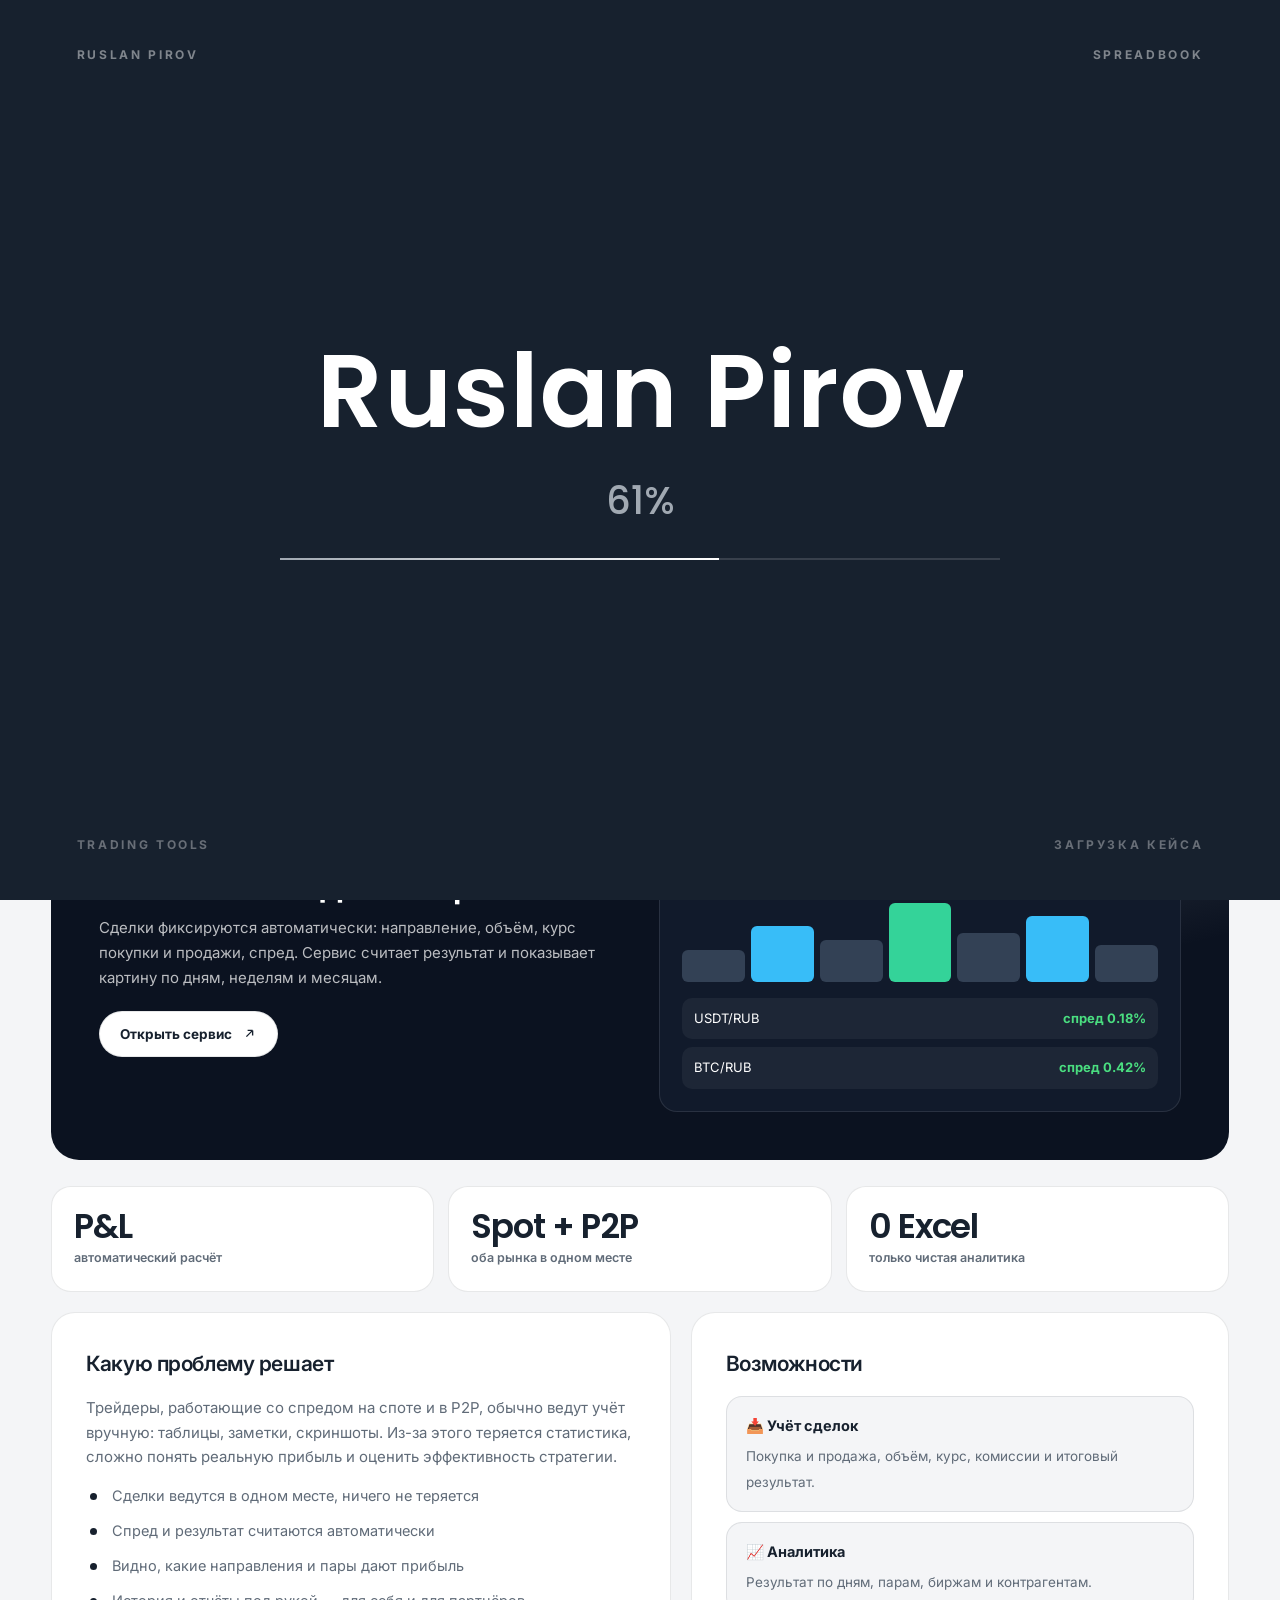
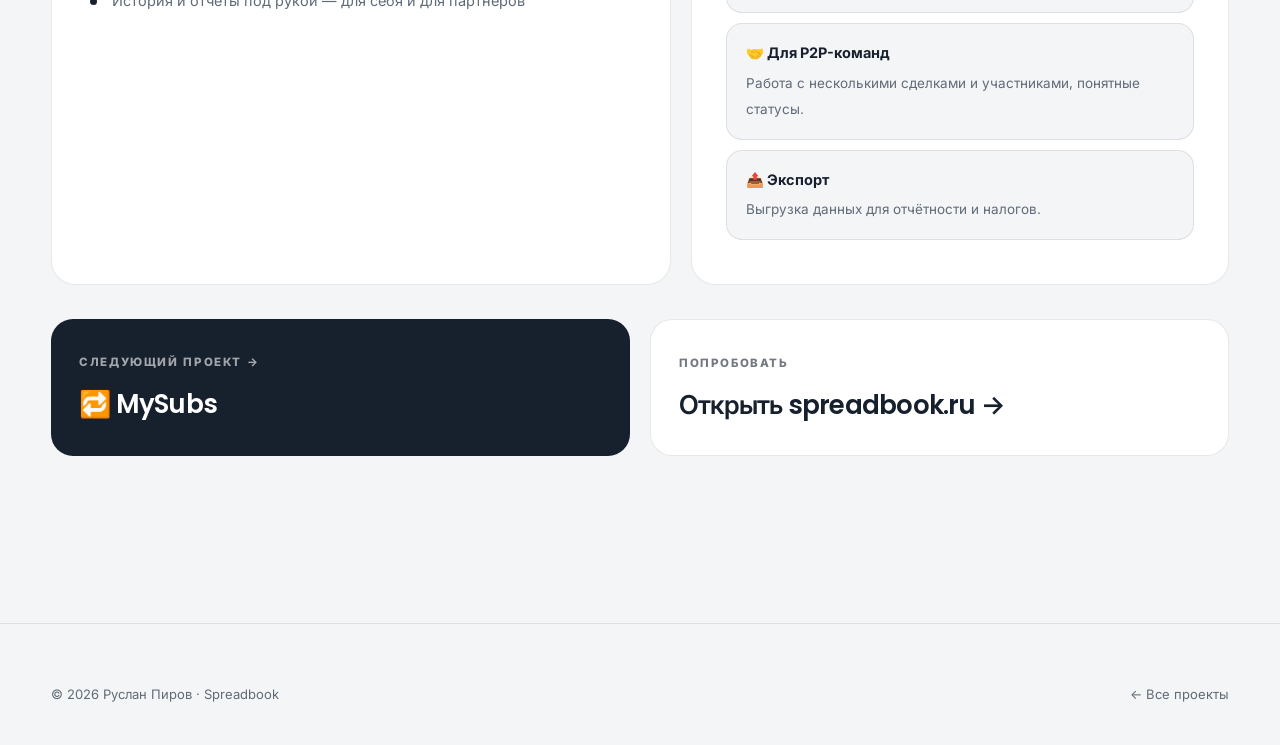
<file: projects/spreadbook.html>
<!DOCTYPE html>
<html lang="ru">
<head>
<meta charset="UTF-8">
<meta name="viewport" content="width=device-width, initial-scale=1">
<title>Spreadbook — учёт сделок для спотовых и P2P трейдеров · Руслан Пиров</title>
<meta name="description" content="Spreadbook — сервис учёта сделок для спотовых и P2P-трейдеров: фиксация спреда, расчёт P&L, аналитика и отчёты.">
<link rel="preconnect" href="https://fonts.googleapis.com">
<link rel="preconnect" href="https://fonts.gstatic.com" crossorigin>
<link href="https://fonts.googleapis.com/css2?family=Inter:wght@400;500;600;700;800&family=Poppins:wght@400;500;600;700&display=swap" rel="stylesheet">
<link rel="stylesheet" href="../assets/css/style.css">
<link rel="icon" href="data:image/svg+xml,%3Csvg xmlns='http://www.w3.org/2000/svg' viewBox='0 0 100 100'%3E%3Crect width='100' height='100' rx='26' fill='%2317212e'/%3E%3Ctext x='50' y='70' font-size='56' text-anchor='middle' fill='white' font-family='Poppins,Arial' font-weight='600'%3ER%3C/text%3E%3C/svg%3E">
</head>
<body>
<div id="loader"><div class="loader-top"><span>Ruslan Pirov</span><span>Spreadbook</span></div><div class="loader-mid"><div class="loader-word" id="loaderWord"></div><div class="loader-pct"><span id="loaderPct">0</span>%</div><div class="loader-bar"><i id="loaderBar"></i></div></div><div class="loader-bottom"><span>Trading tools</span><span>Загрузка кейса</span></div></div>
<div class="grain"></div><div class="cursor-glow"></div><div class="scroll-progress"></div>

<header class="nav"><div class="nav-inner">
  <a href="../index.html" class="wordmark"><b>Ruslan</b> <i>Pirov</i></a>
  <nav class="nav-links"><a href="../index.html#projects">Все проекты</a><a href="#about">О сервисе</a><a href="#features">Возможности</a><a href="#contact">Контакты</a></nav>
  <a href="https://spreadbook.ru" target="_blank" class="btn btn-dark btn-sm nav-cta">spreadbook.ru
    <svg width="15" height="15" viewBox="0 0 24 24" fill="none" stroke="currentColor" stroke-width="2.2"><path d="M7 17L17 7M17 7H9M17 7v8"/></svg></a>
  <button class="burger" aria-label="Меню"><i></i><i></i></button>
</div></header>
<div class="mobile-menu"><a href="../index.html#projects">Все проекты</a><a href="#about">О сервисе</a><a href="#features">Возможности</a><a href="#contact">Контакты</a><a href="https://spreadbook.ru" target="_blank">spreadbook.ru →</a></div>

<main class="container">
<section class="phero">
  <a href="../index.html" class="back">← На главную</a>
  <span class="chip"><span class="live"></span> Fintech · Trading tools · Действующий сервис</span>
  <h1 class="ptitle">Spreadbook —<br>учёт сделок<br><em>без хаоса</em>.</h1>
  <p class="psub">Сервис учёта сделок для спотовых и P2P-трейдеров: фиксация спреда, автоматический расчёт прибыли и убытка, история операций и понятная аналитика вместо таблиц в Excel.</p>
  <div class="pmeta">
    <div><small>Роль</small><b>Founder · Product · Dev</b></div>
    <div><small>Ниша</small><b>Spot &amp; P2P trading</b></div>
    <div><small>Сайт</small><b><a href="https://spreadbook.ru" target="_blank">spreadbook.ru</a></b></div>
    <div><small>Статус</small><b>🟢 Работает</b></div>
  </div>

  <div class="pvisual" style="background:#0b1220">
    <div class="pvisual-grid">
      <div>
        <span class="sec-tag" style="color:#a1a9b2">Дашборд</span>
        <h3>Весь P&amp;L на одном экране</h3>
        <p>Сделки фиксируются автоматически: направление, объём, курс покупки и продажи, спред. Сервис считает результат и показывает картину по дням, неделям и месяцам.</p>
        <div style="display:flex;gap:10px;flex-wrap:wrap;margin-top:20px">
          <a href="https://spreadbook.ru" class="btn btn-light btn-sm">Открыть сервис
            <svg width="15" height="15" viewBox="0 0 24 24" fill="none" stroke="currentColor" stroke-width="2.2"><path d="M7 17L17 7M17 7H9M17 7v8"/></svg></a>
        </div>
      </div>
      <div style="background:#111a2b;border:1px solid rgba(255,255,255,.1);border-radius:18px;padding:22px;color:#fff">
        <div style="display:flex;justify-content:space-between;font-size:12px;color:rgba(255,255,255,.55);letter-spacing:.1em"><span>ОБЩИЙ РЕЗУЛЬТАТ</span><span style="color:#4ade80">+₽ 482 300</span></div>
        <div style="font-family:Poppins;font-weight:600;font-size:30px;margin-top:6px">1 248 сделок</div>
        <div style="display:flex;gap:6px;align-items:flex-end;height:84px;margin-top:18px">
          <div style="flex:1;height:38%;background:#334155;border-radius:6px"></div>
          <div style="flex:1;height:66%;background:#38bdf8;border-radius:6px"></div>
          <div style="flex:1;height:50%;background:#334155;border-radius:6px"></div>
          <div style="flex:1;height:94%;background:#34d399;border-radius:6px"></div>
          <div style="flex:1;height:58%;background:#334155;border-radius:6px"></div>
          <div style="flex:1;height:78%;background:#38bdf8;border-radius:6px"></div>
          <div style="flex:1;height:44%;background:#334155;border-radius:6px"></div>
        </div>
        <div style="display:grid;gap:8px;margin-top:16px;font-size:13px">
          <div style="display:flex;justify-content:space-between;background:rgba(255,255,255,.05);padding:10px 12px;border-radius:10px"><span>USDT/RUB</span><b style="color:#4ade80">спред 0.18%</b></div>
          <div style="display:flex;justify-content:space-between;background:rgba(255,255,255,.05);padding:10px 12px;border-radius:10px"><span>BTC/RUB</span><b style="color:#4ade80">спред 0.42%</b></div>
        </div>
      </div>
    </div>
  </div>

  <div class="kpis">
    <div class="kpi"><b>P&amp;L</b><span>автоматический расчёт</span></div>
    <div class="kpi"><b>Spot + P2P</b><span>оба рынка в одном месте</span></div>
    <div class="kpi"><b>0 Excel</b><span>только чистая аналитика</span></div>
  </div>

  <div class="pgrid" id="about">
    <div class="prose">
      <h3>Какую проблему решает</h3>
      <p>Трейдеры, работающие со спредом на споте и в P2P, обычно ведут учёт вручную: таблицы, заметки, скриншоты. Из-за этого теряется статистика, сложно понять реальную прибыль и оценить эффективность стратегии.</p>
      <ul>
        <li>Сделки ведутся в одном месте, ничего не теряется</li>
        <li>Спред и результат считаются автоматически</li>
        <li>Видно, какие направления и пары дают прибыль</li>
        <li>История и отчёты под рукой — для себя и для партнёров</li>
      </ul>
    </div>
    <div class="prose" id="features">
      <h3>Возможности</h3>
      <div class="feat"><b>📥 Учёт сделок</b><span>Покупка и продажа, объём, курс, комиссии и итоговый результат.</span></div>
      <div class="feat"><b>📈 Аналитика</b><span>Результат по дням, парам, биржам и контрагентам.</span></div>
      <div class="feat"><b>🤝 Для P2P-команд</b><span>Работа с несколькими сделками и участниками, понятные статусы.</span></div>
      <div class="feat"><b>📤 Экспорт</b><span>Выгрузка данных для отчётности и налогов.</span></div>
    </div>
  </div>

  <div class="next-nav">
    <a href="mysubs.html" class="next-card"><small>Следующий проект →</small><h3>🔁 MySubs</h3></a>
    <a href="https://spreadbook.ru" target="_blank" class="next-card light"><small>Попробовать</small><h3>Открыть spreadbook.ru →</h3></a>
  </div>
</section>
</main>

<footer class="footer"><div class="container">
  <div class="foot-bottom" style="margin-top:0;border-top:none;padding-top:0">
    <span>© <span data-year></span> Руслан Пиров · Spreadbook</span>
    <span><a href="../index.html">← Все проекты</a></span>
  </div>
</div></footer>
<script src="../assets/js/main.js"></script>
</body>
</html>
</file>
<file: assets/css/style.css>
/* ============================================================
   RUSLAN PIROV — design system v2
   main #a1a9b2 · accent #17212e
   ============================================================ */
*,*::before,*::after{box-sizing:border-box;margin:0;padding:0}
:root{
  --main:#a1a9b2;
  --main-300:#cdd2d8;
  --main-200:#e2e5e9;
  --main-100:#eef0f3;
  --main-600:#5f6873;
  --accent:#17212e;
  --accent-2:#1e2c3d;
  --accent-3:#0d141d;
  --paper:#f4f5f7;
  --card:#ffffff;
  --line:rgba(23,33,46,.1);
  --line-2:rgba(23,33,46,.06);
  --muted:#606b78;
  --radius:24px;
  --font:'Inter',system-ui,-apple-system,sans-serif;
  --display:'Poppins',var(--font);
  --shadow-sm:0 6px 18px rgba(23,33,46,.06);
  --shadow:0 26px 70px rgba(23,33,46,.14);
  --glow:0 0 0 1px rgba(161,169,178,.25),0 20px 60px rgba(23,33,46,.2);
}
html{-webkit-text-size-adjust:100%;scroll-behavior:smooth}
body{font-family:var(--font);background:var(--paper);color:var(--accent);line-height:1.65;overflow-x:hidden;-webkit-font-smoothing:antialiased;text-rendering:optimizeLegibility}
a{color:inherit;text-decoration:none}
img{max-width:100%;display:block}
button{font:inherit;cursor:pointer;border:none;background:none;color:inherit}
input,select,textarea{font:inherit;color:inherit}
ul{list-style:none}
::selection{background:var(--accent);color:#fff}
.container{width:min(1240px,92vw);margin:0 auto}
.wide{width:min(1480px,94vw);margin:0 auto}

/* grain + glow overlays */
.grain{position:fixed;inset:0;z-index:9998;pointer-events:none;opacity:.035;background-image:url("data:image/svg+xml,%3Csvg xmlns='http://www.w3.org/2000/svg' width='140' height='140'%3E%3Cfilter id='n'%3E%3CfeTurbulence type='fractalNoise' baseFrequency='.85' numOctaves='3'/%3E%3C/filter%3E%3Crect width='140' height='140' filter='url(%23n)'/%3E%3C/svg%3E")}
.cursor-glow{position:fixed;width:520px;height:520px;border-radius:50%;pointer-events:none;z-index:0;background:radial-gradient(circle,rgba(23,33,46,.09),transparent 65%);transform:translate(-50%,-50%);transition:opacity .4s;opacity:0}
.scroll-progress{position:fixed;top:0;left:0;height:2px;z-index:9999;background:linear-gradient(90deg,var(--main),var(--accent));width:0}

/* ============ LOADER ============ */
#loader{position:fixed;inset:0;z-index:10000;background:var(--accent);color:#fff;display:flex;flex-direction:column;justify-content:space-between;padding:5vh 6vw;transition:transform .9s cubic-bezier(.76,0,.24,1),opacity .6s}
#loader.done{transform:translateY(-101%)}
#loader.gone{display:none}
.loader-top{display:flex;justify-content:space-between;align-items:flex-start;font-size:12px;letter-spacing:.22em;font-weight:700;text-transform:uppercase;color:rgba(255,255,255,.45)}
.loader-mid{display:flex;flex-direction:column;align-items:center;gap:26px;margin:auto 0}
.loader-word{font-family:var(--display);font-weight:600;font-size:clamp(38px,8vw,110px);letter-spacing:-.03em;line-height:1;display:flex;gap:.04em;overflow:hidden}
.loader-word span{display:inline-block;transform:translateY(110%);animation:riseWord .9s cubic-bezier(.22,1,.36,1) forwards}
@keyframes riseWord{to{transform:translateY(0)}}
.loader-pct{font-family:var(--display);font-weight:500;font-size:clamp(20px,3vw,40px);color:var(--main);font-variant-numeric:tabular-nums}
.loader-bar{width:min(720px,80vw);height:2px;background:rgba(255,255,255,.14);overflow:hidden;margin:0 auto}
.loader-bar i{display:block;height:100%;width:0;background:linear-gradient(90deg,var(--main),#fff);transition:width .18s linear}
.loader-bottom{display:flex;justify-content:space-between;font-size:12px;letter-spacing:.22em;font-weight:700;text-transform:uppercase;color:rgba(255,255,255,.35)}

/* ============ NAV ============ */
.nav{position:fixed;top:0;left:0;right:0;z-index:900;transition:.35s}
.nav-inner{width:min(1480px,94vw);margin:14px auto 0;display:flex;align-items:center;justify-content:space-between;gap:16px;padding:12px 14px 12px 26px;border:1px solid transparent;border-radius:999px;transition:.35s}
.nav.scrolled .nav-inner{background:rgba(255,255,255,.86);backdrop-filter:blur(20px) saturate(1.4);-webkit-backdrop-filter:blur(20px) saturate(1.4);border-color:var(--line);box-shadow:var(--shadow-sm)}
.wordmark{font-family:var(--display);font-weight:600;font-size:21px;letter-spacing:-.02em;line-height:1;white-space:nowrap}
.wordmark b{font-weight:600}
.wordmark i{font-style:normal;color:var(--main)}
.nav-links{display:flex;gap:2px;align-items:center}
.nav-links a{padding:10px 17px;border-radius:999px;font-size:14px;font-weight:600;color:var(--main-600);transition:.25s;white-space:nowrap}
.nav-links a:hover,.nav-links a.active{background:var(--accent);color:#fff}
.btn{display:inline-flex;align-items:center;justify-content:center;gap:10px;padding:14px 26px;border-radius:999px;font-weight:700;font-size:14.5px;transition:.3s;border:1px solid transparent;white-space:nowrap}
.btn svg{transition:.3s}
.btn:hover svg{transform:translateX(3px)}
.btn-dark{background:var(--accent);color:#fff}
.btn-dark:hover{transform:translateY(-2px);box-shadow:0 18px 38px rgba(23,33,46,.3)}
.btn-light{background:#fff;color:var(--accent);border-color:var(--line)}
.btn-light:hover{border-color:var(--accent);transform:translateY(-2px)}
.btn-ghost{border-color:rgba(255,255,255,.22);color:#fff}
.btn-ghost:hover{background:rgba(255,255,255,.08)}
.btn-sm{padding:11px 20px;font-size:13.5px}
.burger{display:none;width:46px;height:46px;border-radius:50%;border:1px solid var(--line);background:#fff;place-items:center;flex-direction:column;gap:5px;justify-content:center}
.burger i{display:block;width:18px;height:1.6px;background:var(--accent);transition:.3s}
.burger.open i:first-child{transform:translateY(3.3px) rotate(45deg)}
.burger.open i:last-child{transform:translateY(-3.3px) rotate(-45deg)}
.mobile-menu{position:fixed;inset:0;z-index:899;background:var(--accent);color:#fff;display:flex;flex-direction:column;justify-content:center;padding:0 8vw;gap:6px;transform:translateY(-100%);transition:transform .6s cubic-bezier(.76,0,.24,1)}
.mobile-menu.open{transform:translateY(0)}
.mobile-menu a{font-family:var(--display);font-size:clamp(26px,7vw,44px);font-weight:500;letter-spacing:-.02em;padding:8px 0;border-bottom:1px solid rgba(255,255,255,.08);opacity:.9}
.mobile-menu a:hover{color:var(--main);opacity:1}

/* ============ HERO ============ */
.hero{padding:clamp(120px,17vh,180px) 0 40px;position:relative}
.hero-bg{position:absolute;inset:0;overflow:hidden;z-index:-1}
.hero-bg .orb{position:absolute;border-radius:50%;filter:blur(90px);opacity:.55}
.chip{display:inline-flex;align-items:center;gap:10px;background:#fff;border:1px solid var(--line);border-radius:999px;padding:9px 18px;font-size:12px;font-weight:800;letter-spacing:.14em;text-transform:uppercase;color:var(--main-600);box-shadow:var(--shadow-sm)}
.chip .live{width:7px;height:7px;border-radius:50%;background:#22c55e;box-shadow:0 0 0 5px rgba(34,197,94,.16);animation:pulseDot 1.8s infinite}
@keyframes pulseDot{50%{opacity:.45}}
.h-display{font-family:var(--display);font-weight:600;letter-spacing:-.045em;line-height:.96;font-size:clamp(42px,7.4vw,96px)}
.h-display em{font-style:normal;color:var(--main)}
.h-display .box{display:inline-block;background:var(--accent);color:#fff;border-radius:16px;padding:0 18px;transform:rotate(-1.2deg)}
.hero-grid{display:grid;grid-template-columns:1.08fr .92fr;gap:clamp(28px,4vw,64px);align-items:center}
.hero p.lead{font-size:clamp(16px,1.5vw,19px);color:var(--muted);max-width:56ch;margin-top:22px}
.hero-cta{display:flex;gap:12px;flex-wrap:wrap;margin-top:30px}
.hero-stats{display:flex;gap:clamp(20px,3vw,46px);margin-top:38px;flex-wrap:wrap;padding-top:26px;border-top:1px solid var(--line)}
.stat-num{font-family:var(--display);font-weight:600;font-size:clamp(26px,3vw,38px);letter-spacing:-.03em;line-height:1}
.stat-lbl{font-size:12px;font-weight:700;letter-spacing:.1em;text-transform:uppercase;color:var(--main-600);margin-top:8px}

/* hero console */
.console{background:var(--accent);border-radius:28px;padding:26px;color:#eef1f4;position:relative;overflow:hidden;box-shadow:var(--shadow);min-height:520px;display:flex;flex-direction:column}
.console::before{content:'';position:absolute;inset:0;background:radial-gradient(560px 380px at 15% -5%,rgba(161,169,178,.4),transparent 60%),radial-gradient(520px 520px at 105% 105%,rgba(120,170,255,.16),transparent 62%)}
.console>*{position:relative;z-index:2}
.console-head{display:flex;align-items:center;gap:10px;font-size:12px;letter-spacing:.14em;text-transform:uppercase;font-weight:800;color:rgba(255,255,255,.55)}
.console-head .dots{display:flex;gap:6px;margin-right:6px}
.console-head .dots i{width:10px;height:10px;border-radius:50%;background:rgba(255,255,255,.18)}
.proj-list{margin-top:20px;display:flex;flex-direction:column;gap:8px;flex:1}
.proj-row{display:flex;align-items:center;gap:14px;padding:13px 16px;border-radius:16px;background:rgba(255,255,255,.05);border:1px solid rgba(255,255,255,.07);transition:.3s}
.proj-row:hover{background:rgba(255,255,255,.11);transform:translateX(4px)}
.proj-ico{width:38px;height:38px;border-radius:12px;display:grid;place-items:center;font-size:17px;background:rgba(255,255,255,.08);flex-shrink:0}
.proj-row b{font-size:14px;font-weight:700}
.proj-row small{display:block;font-size:12px;color:rgba(255,255,255,.5)}
.proj-row .st{margin-left:auto;font-size:11px;font-weight:800;letter-spacing:.06em;padding:5px 11px;border-radius:999px;background:rgba(255,255,255,.09);color:rgba(255,255,255,.75);white-space:nowrap}
.st.on{background:rgba(34,197,94,.16);color:#7ee2a8}
.st.beta{background:rgba(234,179,8,.16);color:#f6d365}
.console-foot{display:flex;justify-content:space-between;align-items:center;margin-top:16px;font-size:12.5px;color:rgba(255,255,255,.55)}

/* ============ MARQUEE ============ */
.marquee{border-top:1px solid var(--line);border-bottom:1px solid var(--line);background:#fff;overflow:hidden;margin-top:36px}
.marquee-track{display:flex;white-space:nowrap;animation:slide 34s linear infinite;padding:16px 0}
.marquee-track span{padding:0 30px;font-size:12.5px;font-weight:800;letter-spacing:.2em;text-transform:uppercase;color:var(--main-600);border-right:1px solid var(--line)}
.marquee-track span b{color:var(--accent)}
@keyframes slide{to{transform:translateX(-50%)}}

/* ============ SECTIONS ============ */
.section{padding:clamp(64px,9vh,120px) 0}
.sec-tag{font-size:12px;font-weight:800;letter-spacing:.22em;text-transform:uppercase;color:var(--main-600);display:inline-flex;align-items:center;gap:12px}
.sec-tag::before{content:'';width:34px;height:1.5px;background:var(--accent)}
.sec-title{font-family:var(--display);font-weight:600;font-size:clamp(30px,4.4vw,58px);letter-spacing:-.04em;line-height:1.02;margin-top:16px}
.sec-head{display:flex;justify-content:space-between;align-items:flex-end;gap:24px;margin-bottom:clamp(30px,4vw,54px);flex-wrap:wrap}
.sec-desc{color:var(--muted);max-width:46ch;font-size:15.5px}

/* ============ PROJECT CARDS ============ */
.projects{display:grid;grid-template-columns:repeat(2,1fr);gap:20px}
.pcard{background:var(--card);border:1px solid var(--line);border-radius:var(--radius);overflow:hidden;display:flex;flex-direction:column;transition:.45s cubic-bezier(.2,.8,.2,1);position:relative}
.pcard:hover{transform:translateY(-6px);box-shadow:var(--shadow);border-color:transparent}
.pcard.flagship{grid-column:span 2}
.pcard-media{position:relative;height:260px;background:var(--accent);overflow:hidden;display:flex;align-items:center;justify-content:center;padding:30px}
.pcard.flagship .pcard-media{height:340px}
.pcard-media::after{content:'';position:absolute;inset:0;background:radial-gradient(400px 280px at 70% 10%,rgba(255,255,255,.14),transparent 60%)}
.pcard-media>*{position:relative;z-index:2}
.pcard-num{position:absolute;top:18px;left:22px;font-family:var(--display);font-weight:600;font-size:14px;letter-spacing:.1em;color:rgba(255,255,255,.45);z-index:3}
.pcard-tags{position:absolute;top:16px;right:18px;display:flex;gap:7px;z-index:3}
.pcard-tags span{font-size:10.5px;font-weight:800;letter-spacing:.1em;text-transform:uppercase;padding:6px 11px;border-radius:999px;background:rgba(255,255,255,.14);color:#fff;backdrop-filter:blur(6px)}
.pcard-body{padding:26px;display:flex;flex-direction:column;gap:12px;flex:1}
.pcard-body h3{font-family:var(--display);font-weight:600;font-size:clamp(20px,2.4vw,28px);letter-spacing:-.03em;line-height:1.12}
.pcard-body p{font-size:14.5px;color:var(--muted)}
.pcard-foot{margin-top:auto;padding-top:16px;display:flex;justify-content:space-between;align-items:center;gap:12px}
.arrow-link{font-weight:700;font-size:14px;display:inline-flex;align-items:center;gap:8px;color:var(--accent)}
.arrow-link svg{transition:.3s}
.pcard:hover .arrow-link svg{transform:translateX(5px)}
.mini-stack{display:flex;gap:6px;flex-wrap:wrap}
.mini-stack span{font-size:11.5px;font-weight:700;color:var(--main-600);background:var(--main-100);padding:5px 11px;border-radius:999px}

/* mockups */
.mock{width:100%;max-width:440px;background:#0e1621;border:1px solid rgba(255,255,255,.12);border-radius:16px;overflow:hidden;box-shadow:0 26px 60px rgba(0,0,0,.4);transform:perspective(1000px) rotateX(4deg) rotateY(-3deg);transition:.5s}
.pcard:hover .mock{transform:perspective(1000px) rotateX(0) rotateY(0) scale(1.02)}
.mock.light{background:#fff;border-color:var(--line);box-shadow:0 26px 60px rgba(23,33,46,.18)}
.mock-bar{display:flex;gap:6px;align-items:center;padding:12px 14px;border-bottom:1px solid rgba(255,255,255,.08);font-size:10.5px;font-weight:800;letter-spacing:.14em;color:rgba(255,255,255,.5)}
.mock.light .mock-bar{border-color:var(--line);color:var(--main-600)}
.mock-bar i{width:8px;height:8px;border-radius:50%;background:rgba(255,255,255,.2)}
.mock.light .mock-bar i{background:var(--main-300)}
.mock-bar em{margin-left:auto;font-style:normal}
.mock-body{padding:18px}
.mline{height:9px;border-radius:999px;background:rgba(255,255,255,.13);margin:9px 0}
.mock.light .mline{background:var(--main-100)}
.mbtn{height:38px;border-radius:999px;background:linear-gradient(90deg,#7c9cff,#22d3ee);margin-top:14px}
.mbtn.green{background:linear-gradient(90deg,#34d399,#60a5fa)}
.mbtn.violet{background:linear-gradient(90deg,#8b5cf6,#7c3aed)}
.mbtn.dark{background:var(--accent)}
.mchip{display:inline-block;font-size:11px;font-weight:800;padding:6px 11px;border-radius:999px;background:rgba(255,255,255,.1);color:rgba(255,255,255,.8)}

/* ============ ABOUT ============ */
.about{background:var(--accent);color:#e9edf2;border-radius:32px;padding:clamp(32px,5vw,64px);position:relative;overflow:hidden}
.about::before{content:'';position:absolute;inset:0;background:radial-gradient(760px 420px at 8% -10%,rgba(161,169,178,.32),transparent 62%),radial-gradient(620px 620px at 100% 110%,rgba(255,255,255,.07),transparent 62%)}
.about>*{position:relative;z-index:2}
.about-grid{display:grid;grid-template-columns:1fr 1fr;gap:clamp(28px,4vw,56px)}
.about h2{color:#fff}
.about p.body{color:rgba(255,255,255,.72);margin-top:16px}
.timeline{margin-top:28px;display:flex;flex-direction:column}
.titem{display:grid;grid-template-columns:42px 1fr;gap:16px;position:relative;padding-bottom:26px}
.titem::before{content:'';position:absolute;left:20px;top:44px;bottom:0;width:1px;background:rgba(255,255,255,.14)}
.titem:last-child{padding-bottom:0}
.titem:last-child::before{display:none}
.tdot{width:42px;height:42px;border-radius:14px;background:rgba(255,255,255,.08);border:1px solid rgba(255,255,255,.14);display:grid;place-items:center;font-size:17px}
.titem h4{font-size:16px;font-weight:700;margin-bottom:4px}
.titem p{font-size:14px;color:rgba(255,255,255,.62)}
.skills{display:grid;grid-template-columns:1fr 1fr;gap:12px;margin-top:22px}
.skill{background:rgba(255,255,255,.06);border:1px solid rgba(255,255,255,.1);border-radius:18px;padding:18px}
.skill b{display:block;font-size:14px;margin-bottom:5px}
.skill span{font-size:12.5px;color:rgba(255,255,255,.6)}
.bar{height:5px;background:rgba(255,255,255,.12);border-radius:999px;margin-top:12px;overflow:hidden}
.bar i{display:block;height:100%;background:linear-gradient(90deg,#fff,var(--main));border-radius:999px;width:0;transition:width 1.4s cubic-bezier(.2,.8,.2,1)}
.quote{background:#fff;color:var(--accent);border-radius:20px;padding:24px;margin-top:22px}
.quote b{display:block;font-size:14px;margin-bottom:6px}
.quote p{font-size:14px;color:var(--muted)}
.quote .tags{display:flex;gap:8px;flex-wrap:wrap;margin-top:16px}
.quote .tags span{font-size:11.5px;font-weight:700;background:var(--main-100);padding:6px 12px;border-radius:999px}

/* ============ SERVICES ============ */
.svc-grid{display:grid;grid-template-columns:repeat(3,1fr);gap:18px}
.svc{background:#fff;border:1px solid var(--line);border-radius:var(--radius);padding:30px;transition:.35s;position:relative;overflow:hidden}
.svc:hover{transform:translateY(-5px);box-shadow:var(--shadow-sm);border-color:var(--accent)}
.svc-ico{width:52px;height:52px;border-radius:16px;background:var(--accent);color:#fff;display:grid;place-items:center;font-size:22px;margin-bottom:18px}
.svc h3{font-family:var(--display);font-weight:600;font-size:19px;letter-spacing:-.02em;margin-bottom:8px}
.svc p{font-size:14px;color:var(--muted)}
.svc .idx{position:absolute;top:22px;right:26px;font-family:var(--display);font-size:13px;font-weight:600;color:var(--main-300)}

/* ============ CONTACT ============ */
.contact-grid{display:grid;grid-template-columns:.92fr 1.08fr;gap:20px;align-items:start}
.ccard{background:#fff;border:1px solid var(--line);border-radius:var(--radius);padding:clamp(24px,3vw,36px)}
.ccard.dark{background:var(--accent);color:#fff;border-color:var(--accent);position:relative;overflow:hidden}
.ccard.dark::before{content:'';position:absolute;inset:0;background:radial-gradient(500px 340px at 100% -10%,rgba(161,169,178,.35),transparent 62%)}
.ccard.dark>*{position:relative;z-index:2}
.ccard h3{font-family:var(--display);font-weight:600;font-size:22px;letter-spacing:-.02em}
.ccard.dark p{color:rgba(255,255,255,.7)}
.socials{display:flex;flex-direction:column;gap:10px;margin-top:22px}
.slink{display:flex;align-items:center;gap:14px;padding:14px 18px;border-radius:16px;background:rgba(255,255,255,.07);border:1px solid rgba(255,255,255,.12);transition:.3s}
.slink:hover{background:rgba(255,255,255,.14);transform:translateX(4px)}
.slink .si{width:40px;height:40px;border-radius:12px;background:rgba(255,255,255,.1);display:grid;place-items:center;font-size:18px;flex-shrink:0}
.slink b{display:block;font-size:14.5px}
.slink small{font-size:12.5px;color:rgba(255,255,255,.55)}
.slink .go{margin-left:auto;opacity:.5}

/* form */
.form-grid{display:grid;gap:14px;margin-top:20px}
.frow{display:grid;grid-template-columns:1fr 1fr;gap:14px}
.field label{display:block;font-size:11.5px;font-weight:800;letter-spacing:.12em;text-transform:uppercase;color:var(--main-600);margin-bottom:8px}
.field input,.field select,.field textarea{width:100%;border:1px solid var(--line);border-radius:14px;padding:14px 16px;font-size:15px;background:var(--paper);outline:none;transition:.25s;color:var(--accent)}
.field textarea{min-height:118px;resize:vertical}
.field input:focus,.field select:focus,.field textarea:focus{border-color:var(--accent);background:#fff;box-shadow:0 0 0 4px rgba(23,33,46,.07)}
.form-status{display:none;font-size:14px;font-weight:600;border-radius:14px;padding:13px 16px}
.form-status.ok{display:block;background:#e7f8ed;color:#136c34;border:1px solid #b7e8c8}
.form-status.err{display:block;background:#fdecec;color:#a12626;border:1px solid #f6c9c9}
.form-status.wait{display:block;background:var(--main-100);color:var(--accent)}
.fnote{font-size:12.5px;color:var(--muted)}

/* ============ FOOTER ============ */
.footer{padding:60px 0 40px;border-top:1px solid var(--line);margin-top:clamp(40px,6vw,80px)}
.foot-top{display:flex;justify-content:space-between;gap:30px;flex-wrap:wrap;align-items:flex-start}
.foot-word{font-family:var(--display);font-weight:600;font-size:clamp(30px,5vw,56px);letter-spacing:-.04em;line-height:1}
.foot-word i{font-style:normal;color:var(--main)}
.foot-links{display:flex;gap:40px;flex-wrap:wrap}
.foot-col b{display:block;font-size:11.5px;font-weight:800;letter-spacing:.14em;text-transform:uppercase;color:var(--main-600);margin-bottom:14px}
.foot-col a,.foot-col span{display:block;font-size:14px;padding:4px 0;color:var(--accent)}
.foot-col a:hover{color:var(--main-600)}
.foot-bottom{display:flex;justify-content:space-between;gap:16px;flex-wrap:wrap;margin-top:44px;padding-top:22px;border-top:1px solid var(--line-2);font-size:13px;color:var(--muted)}

/* ============ PROJECT PAGE ============ */
.phero{padding:clamp(118px,16vh,168px) 0 20px}
.back{display:inline-flex;align-items:center;gap:9px;font-size:14px;font-weight:700;color:var(--main-600);margin-bottom:22px}
.back:hover{color:var(--accent)}
.ptitle{font-family:var(--display);font-weight:600;font-size:clamp(38px,7vw,92px);letter-spacing:-.05em;line-height:.98;margin-top:16px}
.ptitle em{font-style:normal;color:var(--main)}
.psub{color:var(--muted);font-size:clamp(16px,1.6vw,20px);max-width:64ch;margin-top:20px}
.pmeta{display:flex;gap:12px;flex-wrap:wrap;margin:28px 0 34px}
.pmeta div{background:#fff;border:1px solid var(--line);border-radius:16px;padding:14px 20px}
.pmeta small{display:block;font-size:10.5px;font-weight:800;letter-spacing:.14em;text-transform:uppercase;color:var(--main-600);margin-bottom:4px}
.pmeta b{font-size:14.5px;font-weight:700}
.pmeta b a{text-decoration:underline;text-underline-offset:3px}
.pvisual{background:var(--accent);border-radius:28px;padding:clamp(24px,4vw,48px);color:#fff;position:relative;overflow:hidden;margin-bottom:26px}
.pvisual::before{content:'';position:absolute;inset:0;background:radial-gradient(700px 420px at 84% -8%,rgba(161,169,178,.34),transparent 62%)}
.pvisual>*{position:relative;z-index:2}
.pvisual-grid{display:grid;grid-template-columns:1fr 1fr;gap:clamp(24px,3vw,44px);align-items:center}
.pvisual h3{font-family:var(--display);font-weight:600;font-size:clamp(24px,3.4vw,36px);letter-spacing:-.03em;line-height:1.1}
.pvisual p{color:rgba(255,255,255,.72);margin-top:12px;font-size:15px}
.pgrid{display:grid;grid-template-columns:1.07fr .93fr;gap:20px;margin:20px 0}
.prose{background:#fff;border:1px solid var(--line);border-radius:var(--radius);padding:clamp(24px,3vw,34px)}
.prose h3{font-family:var(--display);font-weight:600;font-size:21px;letter-spacing:-.02em;margin-bottom:14px}
.prose p{font-size:15px;color:var(--muted)}
.prose ul{margin-top:14px;display:grid;gap:11px}
.prose li{position:relative;padding-left:26px;font-size:14.5px;color:var(--muted)}
.prose li::before{content:'';position:absolute;left:4px;top:9px;width:7px;height:7px;border-radius:50%;background:var(--accent)}
.feat{background:var(--paper);border:1px solid var(--line);border-radius:16px;padding:17px 19px;margin-bottom:10px}
.feat b{display:block;font-size:14.5px;margin-bottom:4px}
.feat span{font-size:13.5px;color:var(--muted)}
.kpis{display:grid;grid-template-columns:repeat(3,1fr);gap:14px;margin:20px 0}
.kpi{background:#fff;border:1px solid var(--line);border-radius:20px;padding:22px}
.kpi b{font-family:var(--display);font-weight:600;font-size:clamp(24px,3vw,34px);letter-spacing:-.03em;display:block;line-height:1}
.kpi span{font-size:12.5px;color:var(--muted);font-weight:600}
.next-nav{display:grid;grid-template-columns:1fr 1fr;gap:20px;margin:34px 0 70px}
.next-card{background:var(--accent);color:#fff;border-radius:22px;padding:28px;transition:.35s;display:block;position:relative;overflow:hidden}
.next-card.light{background:#fff;color:var(--accent);border:1px solid var(--line)}
.next-card:hover{transform:translateY(-5px);box-shadow:var(--shadow)}
.next-card small{font-size:11.5px;font-weight:800;letter-spacing:.14em;text-transform:uppercase;opacity:.6}
.next-card h3{font-family:var(--display);font-weight:600;font-size:clamp(20px,2.4vw,26px);letter-spacing:-.03em;margin-top:10px}

/* ============ REVEAL ============ */
.reveal{opacity:0;transform:translateY(28px);transition:opacity .8s cubic-bezier(.2,.8,.2,1),transform .8s cubic-bezier(.2,.8,.2,1)}
.reveal.visible{opacity:1;transform:none}

/* ============ RESPONSIVE ============ */
@media(max-width:1024px){
  .hero-grid,.about-grid,.pgrid,.pvisual-grid,.contact-grid{grid-template-columns:1fr}
  .console{min-height:auto}
  .svc-grid{grid-template-columns:1fr 1fr}
  .nav-links{display:none}
  .burger{display:flex}
}
@media(max-width:760px){
  .projects{grid-template-columns:1fr}
  .pcard.flagship{grid-column:span 1}
  .svc-grid,.skills,.kpis{grid-template-columns:1fr}
  .frow{grid-template-columns:1fr}
  .next-nav{grid-template-columns:1fr}
  .nav .btn.nav-cta{display:none}
  .footer{padding-top:44px}
}
</file>
